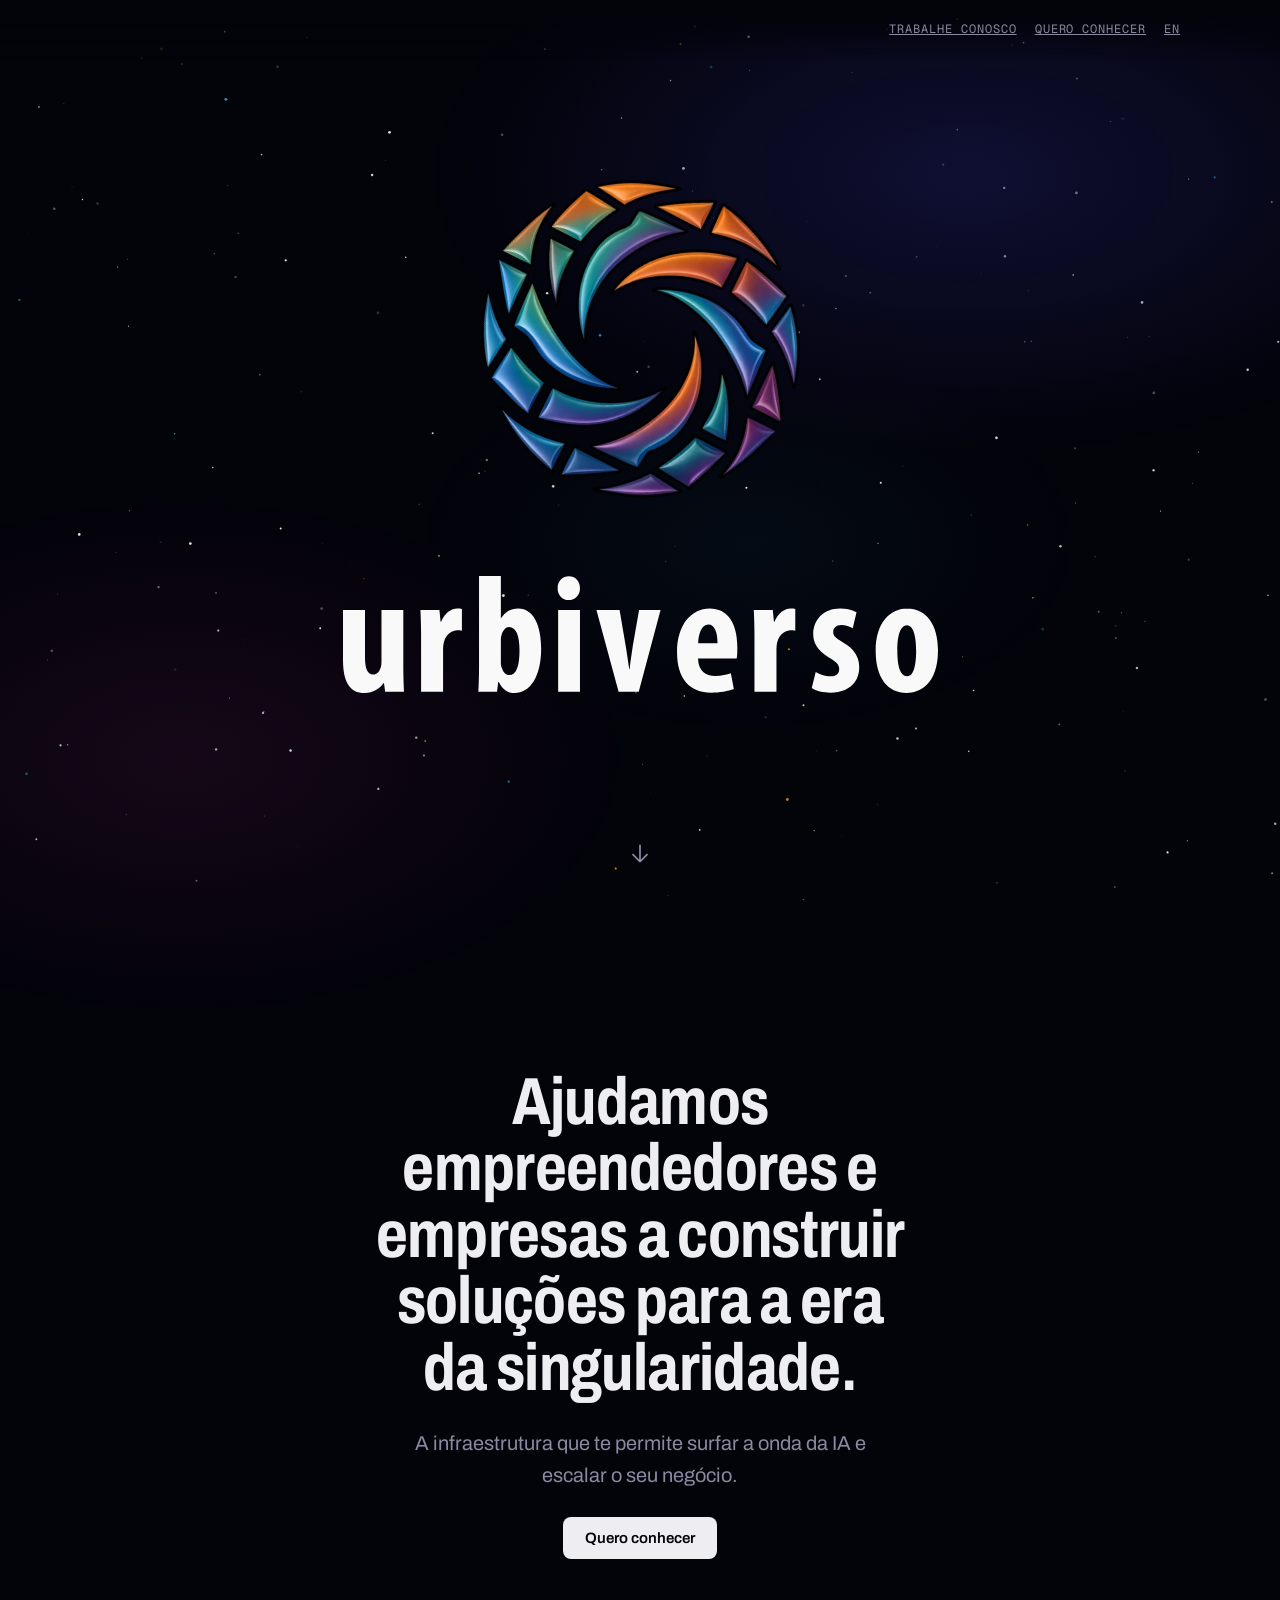
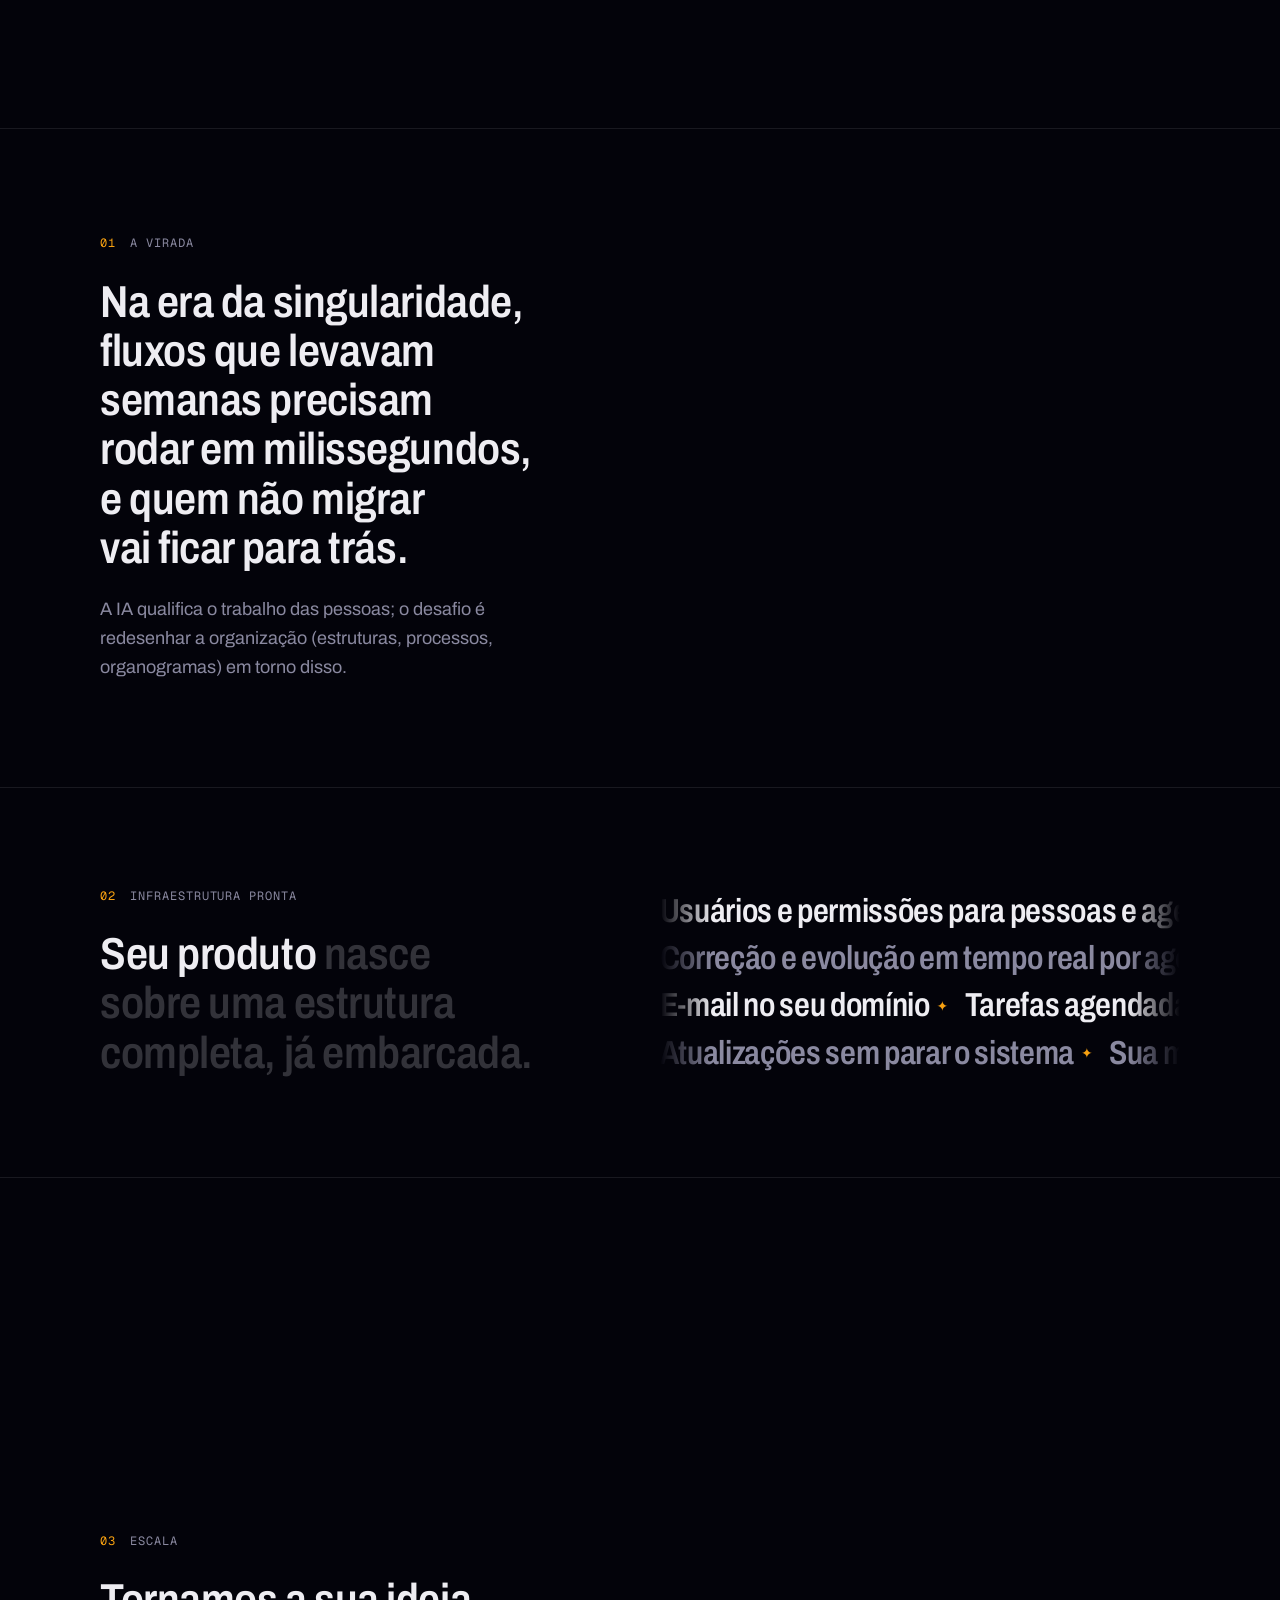
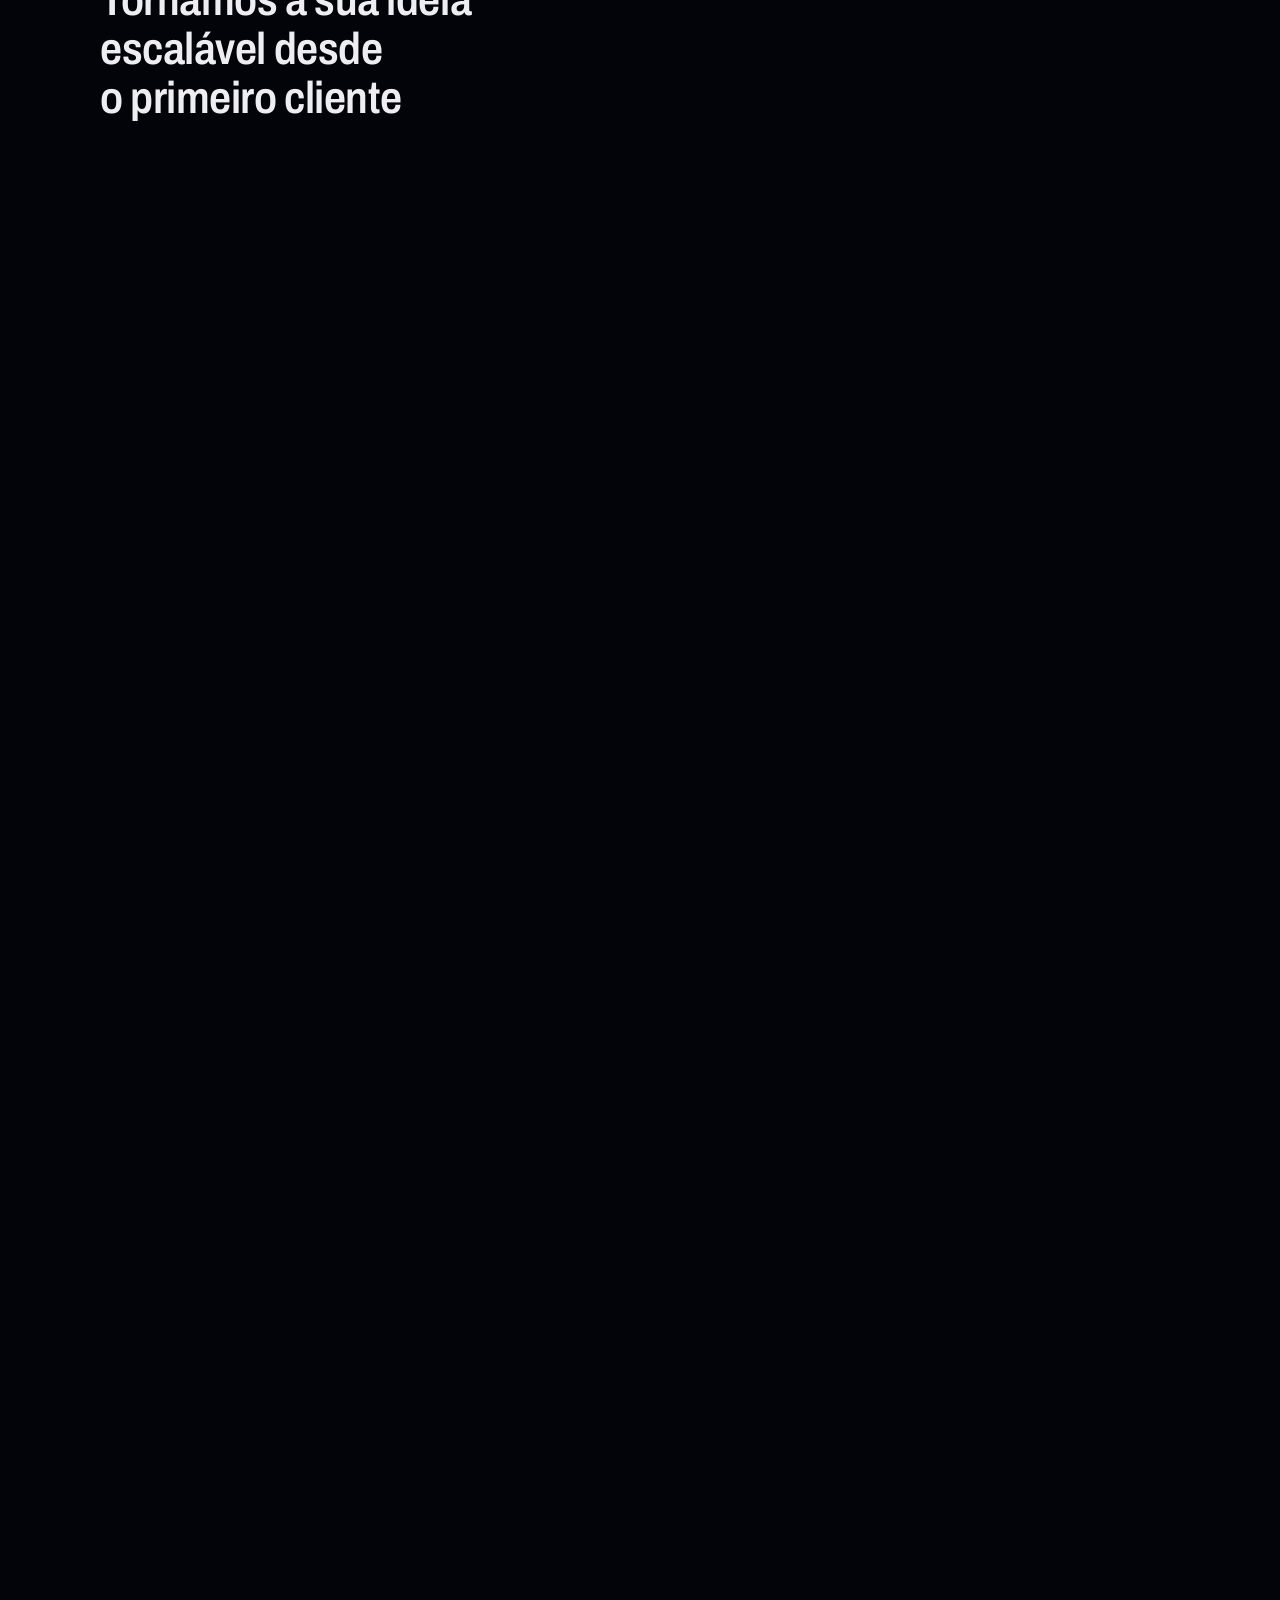
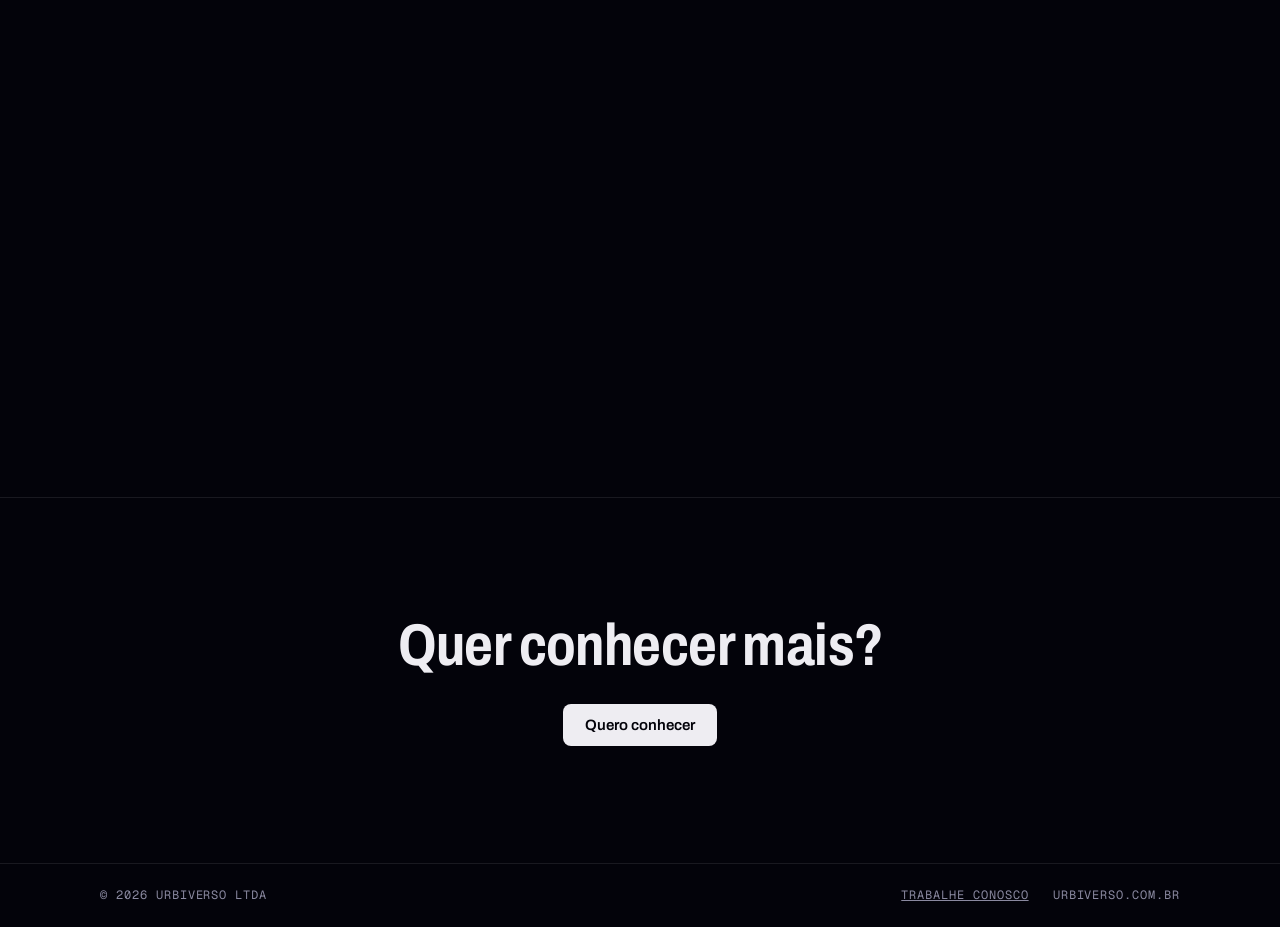
<file: index.html>
<!doctype html>
<html lang="pt-BR">
<head>
<meta charset="utf-8">
<meta name="viewport" content="width=device-width, initial-scale=1, viewport-fit=cover">
<title>Urbiverso</title>
<meta name="description" content="Ajudamos empreendedores e empresas a construir soluções para a era da singularidade.">
<link rel="alternate" hreflang="pt-BR" href="https://urbiverso.com.br/">
<link rel="alternate" hreflang="en" href="https://urbiverso.com.br/en/">
<link rel="alternate" hreflang="x-default" href="https://urbiverso.com.br/">
<link rel="icon" href="assets/favicon.png" type="image/png">
<link rel="apple-touch-icon" href="assets/apple-touch-icon.png">
<link rel="preconnect" href="https://fonts.googleapis.com">
<link rel="preconnect" href="https://fonts.gstatic.com" crossorigin>
<link rel="stylesheet" href="https://fonts.googleapis.com/css2?family=Archivo:wdth,wght@62..125,300..800&family=Geist+Mono:wght@400;500&display=swap">
<link rel="stylesheet" href="assets/home.css">
</head>
<body>
<canvas id="ceu" aria-hidden="true"></canvas>
<div class="nebulosa" aria-hidden="true"></div>

<header class="topo" id="topo"><div class="env">
  <a class="marca" href="#" aria-label="Urbiverso, voltar ao início"><img class="simbolo" src="assets/simbolo.webp" alt=""><img class="palavra" src="assets/palavra.svg" alt=""></a>
  <nav class="mono"><a href="trabalhe-conosco/">Trabalhe conosco</a><a href="conhecer/">Quero conhecer</a><a href="en/" lang="en" hreflang="en" aria-label="English version">EN</a></nav>
</div></header>

<main>
<section class="intro">
  <div class="simbolo-grande"><div class="vortice" id="vortice"><img src="assets/simbolo.webp" alt="Símbolo da Urbiverso" fetchpriority="high"></div></div>
  <img class="palavra" src="assets/palavra.svg" alt="urbiverso">
  <a class="role" href="#frase" aria-label="Descer para o texto"><svg viewBox="0 0 24 24" fill="none" stroke="currentColor" stroke-width="1.6" stroke-linecap="round" stroke-linejoin="round" aria-hidden="true"><path d="M12 4v15M5.5 12.5 12 19l6.5-6.5"/></svg></a>
</section>

<section class="abertura" id="frase">
  <h1 class="revela">Ajudamos empreendedores e empresas a construir soluções para a era da singularidade.</h1>
  <p class="revela" style="transition-delay:.12s">A infraestrutura que te permite surfar a onda da IA e escalar o seu negócio.</p>
  <a class="cta revela" style="transition-delay:.24s" href="conhecer/">Quero conhecer</a>
</section>

<section class="capitulo" id="c1"><div class="env bloco">
  <div>
    <div class="rotulo mono"><span class="n">01</span><span>A virada</span></div>
    <h2 class="titulo acende">Na era da singularidade, fluxos que levavam semanas precisam rodar em milissegundos, e quem não migrar vai ficar para trás.</h2>
    <p class="apoio">A IA qualifica o trabalho das pessoas; o desafio é redesenhar a organização (estruturas, processos, organogramas) em torno disso.</p>
  </div>
  <canvas class="fluxo" id="fluxo" role="img" aria-label="Animação: um fluxograma de processo de empresa; o brilho que percorre o processo passa de semanas a milissegundos"></canvas>
</div></section>

<section class="capitulo" id="c2"><div class="env bloco">
  <div>
    <div class="rotulo mono"><span class="n">02</span><span>Infraestrutura pronta</span></div>
    <h2 class="titulo acende">Seu produto nasce sobre uma estrutura completa, já embarcada.</h2>
    <ul class="so-leitor" id="itens-infra">
      <li>Usuários e permissões para pessoas e agentes</li>
      <li>Banco com dados separados por cliente</li>
      <li>Trilha de auditoria imutável</li>
      <li>Correção e evolução em tempo real por agentes</li>
      <li>IA embutida: documentos, classificação, áudio</li>
      <li>Integrações e Slack</li>
      <li>E-mail no seu domínio</li>
      <li>Tarefas agendadas</li>
      <li>Páginas e formulários públicos</li>
      <li>Atualizações sem parar o sistema</li>
      <li>Sua marca em tudo</li>
    </ul>
  </div>
  <div class="letreiro" id="letreiro" aria-hidden="true"></div>
</div></section>

<section class="escala" id="c3">
  <div class="palco">
    <canvas id="galaxia" aria-hidden="true"></canvas>
    <canvas id="rede" aria-hidden="true"></canvas>
    <div class="env"><div class="texto">
      <div class="rotulo mono"><span class="n">03</span><span>Escala</span></div>
      <h2 class="titulo acende">Tornamos a sua ideia escalável desde o primeiro cliente</h2>
    </div></div>
  </div>
</section>

<section class="final"><div class="env">
  <h2>Quer conhecer mais?</h2>
  <a class="cta" href="conhecer/">Quero conhecer</a>
</div></section>
</main>

<footer><div class="env mono"><span>© 2026 Urbiverso Ltda</span><span class="links"><a href="trabalhe-conosco/">Trabalhe conosco</a><span>urbiverso.com.br</span></span></div></footer>

<script src="assets/home.js"></script>
</body>
</html>
</file>
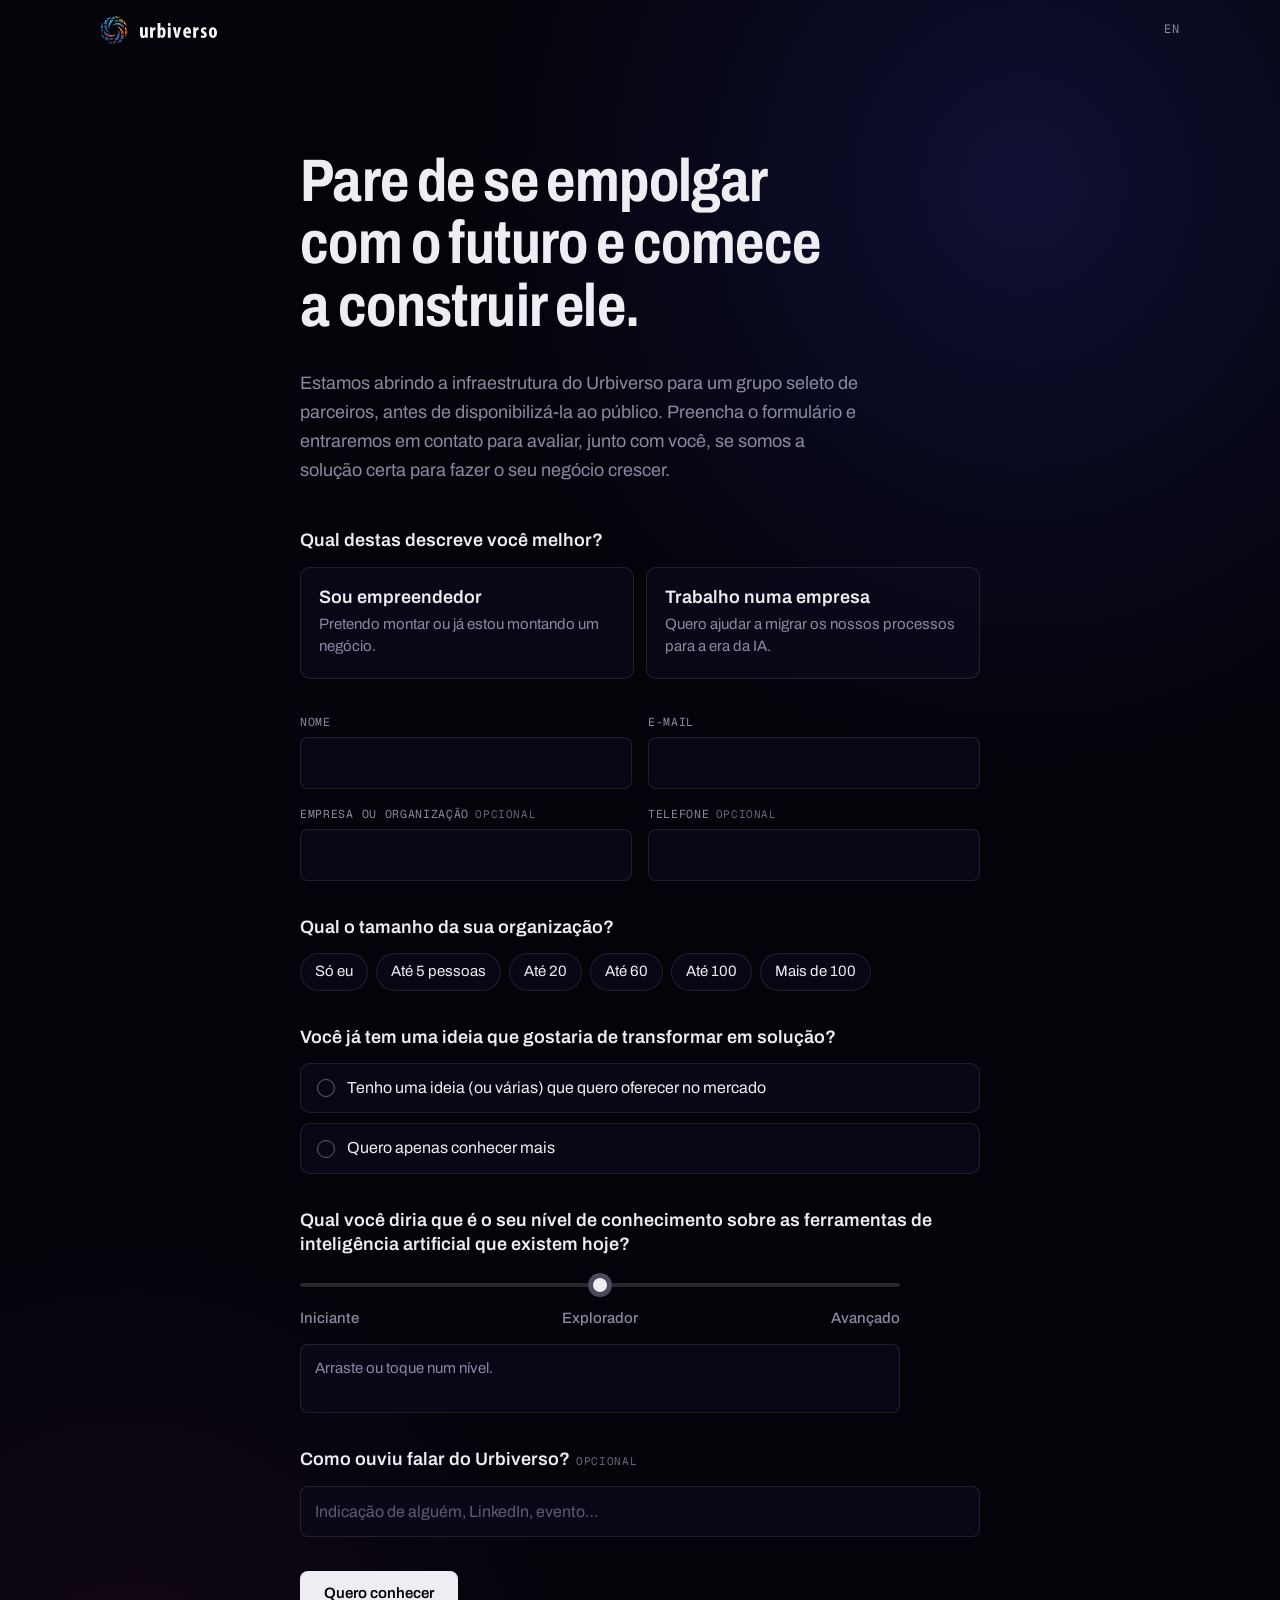
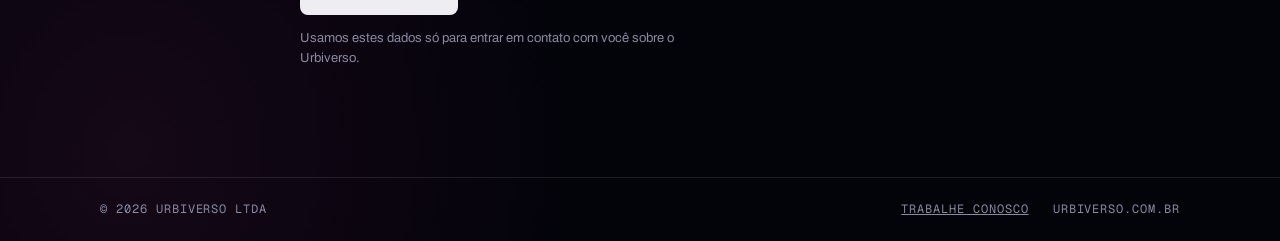
<file: conhecer/index.html>
<!doctype html>
<html lang="pt-BR">
<!-- O formulário envia para a URL de entrada de uma campanha do app de leads no hub. -->
<head>
<meta charset="utf-8">
<meta name="viewport" content="width=device-width, initial-scale=1, viewport-fit=cover">
<title>Quero conhecer · Urbiverso</title>
<meta name="description" content="Ajudamos empreendedores e empresas a construir soluções para a era da singularidade.">
<link rel="alternate" hreflang="pt-BR" href="https://urbiverso.com.br/conhecer/">
<link rel="alternate" hreflang="en" href="https://urbiverso.com.br/en/get-in-touch/">
<link rel="alternate" hreflang="x-default" href="https://urbiverso.com.br/conhecer/">
<link rel="icon" href="../assets/favicon.png" type="image/png">
<link rel="apple-touch-icon" href="../assets/apple-touch-icon.png">
<link rel="preconnect" href="https://fonts.googleapis.com">
<link rel="preconnect" href="https://fonts.gstatic.com" crossorigin>
<link rel="stylesheet" href="https://fonts.googleapis.com/css2?family=Archivo:wdth,wght@62..125,300..800&family=Geist+Mono:wght@400;500&display=swap">
<link rel="stylesheet" href="../assets/conhecer.css">
</head>
<body>
<header class="topo"><div class="env">
  <a class="marca" href="../" aria-label="Urbiverso, página inicial"><img class="simbolo" src="../assets/simbolo.webp" alt=""><img class="palavra" src="../assets/palavra.svg" alt=""></a>
  <a class="idioma mono" href="../en/get-in-touch/" lang="en" hreflang="en" aria-label="English version">EN</a>
</div></header>

<main><div class="env">
  <header class="manchete">
    <h1>Pare de se empolgar com o futuro e comece a construir ele.</h1>
  </header>
  <p class="chamada" id="chamada">Estamos abrindo a infraestrutura do Urbiverso para um grupo seleto de parceiros, antes de disponibilizá-la ao público. Preencha o formulário e entraremos em contato para avaliar, junto com você, se somos a solução certa para fazer o seu negócio crescer.</p>

  <form id="form" novalidate>
    <fieldset>
      <legend>Qual destas descreve você melhor?</legend>
      <div class="perfis">
        <label class="escolha"><input type="radio" name="perfil" value="empreendedor" required>
          <span class="cartao"><b>Sou empreendedor</b><small>Pretendo montar ou já estou montando um negócio.</small></span></label>
        <label class="escolha"><input type="radio" name="perfil" value="empresa">
          <span class="cartao"><b>Trabalho numa empresa</b><small>Quero ajudar a migrar os nossos processos para a era da IA.</small></span></label>
      </div>
    </fieldset>

    <div class="campos">
      <label class="campo" for="f-nome"><span>Nome</span><input type="text" id="f-nome" name="nome" autocomplete="name" maxlength="200" required></label>
      <label class="campo" for="f-email"><span>E-mail</span><input type="email" id="f-email" name="email" autocomplete="email" maxlength="254" required></label>
      <label class="campo" for="f-empresa"><span>Empresa ou organização<span class="opcional">Opcional</span></span><input type="text" id="f-empresa" name="empresa" autocomplete="organization" maxlength="200"></label>
      <label class="campo" for="f-telefone"><span>Telefone<span class="opcional">Opcional</span></span><input type="tel" id="f-telefone" name="telefone" autocomplete="tel" inputmode="tel" maxlength="40"></label>
    </div>

    <fieldset>
      <legend>Qual o tamanho da sua organização?</legend>
      <div class="fichas">
        <label class="escolha"><input type="radio" name="tamanho" value="1"><span class="ficha">Só eu</span></label>
        <label class="escolha"><input type="radio" name="tamanho" value="ate-5"><span class="ficha">Até 5 pessoas</span></label>
        <label class="escolha"><input type="radio" name="tamanho" value="ate-20"><span class="ficha">Até 20</span></label>
        <label class="escolha"><input type="radio" name="tamanho" value="ate-60"><span class="ficha">Até 60</span></label>
        <label class="escolha"><input type="radio" name="tamanho" value="ate-100"><span class="ficha">Até 100</span></label>
        <label class="escolha"><input type="radio" name="tamanho" value="mais-100"><span class="ficha">Mais de 100</span></label>
      </div>
    </fieldset>

    <fieldset>
      <legend>Você já tem uma ideia que gostaria de transformar em solução?</legend>
      <div class="lista">
        <label class="escolha"><input type="radio" name="ideia" value="tem-ideia"><span class="cartao"><span>Tenho uma ideia (ou várias) que quero oferecer no mercado</span></span></label>
        <label class="escolha"><input type="radio" name="ideia" value="conhecer"><span class="cartao"><span>Quero apenas conhecer mais</span></span></label>
      </div>
      <div class="detalhe" id="so-com-ideia" hidden>
        <p class="preambulo">Se você nos explicar, mais ou menos, o que está imaginando, isso pode nos ajudar a saber se o Urbiverso é a solução ideal para você. Mas fique à vontade para não adiantar nada, se não quiser.</p>
        <label class="campo" for="f-construir"><span class="pergunta">O que você quer construir?</span><textarea id="f-construir" name="construir" maxlength="5000"></textarea></label>
      </div>
    </fieldset>

    <fieldset>
      <legend>Qual você diria que é o seu nível de conhecimento sobre as ferramentas de inteligência artificial que existem hoje?</legend>
      <div class="nivel" id="nivel">
        <input type="range" id="f-nivel" name="nivel" min="1" max="3" step="1" value="2" aria-describedby="descricao-nivel">
        <div class="marcas"><button type="button" tabindex="-1" data-v="1">Iniciante</button><button type="button" tabindex="-1" data-v="2">Explorador</button><button type="button" tabindex="-1" data-v="3">Avançado</button></div>
        <p class="descricao" id="descricao-nivel" aria-live="polite">Arraste ou toque num nível.</p>
      </div>
    </fieldset>

    <label class="campo" for="f-uso-ia" id="so-empresa" hidden><span class="pergunta">Descreva como as pessoas utilizam inteligência artificial no seu ambiente de trabalho.<span class="opcional">Opcional</span></span>
      <textarea id="f-uso-ia" name="uso_ia" maxlength="5000"></textarea></label>

    <label class="campo" for="f-origem"><span class="pergunta">Como ouviu falar do Urbiverso?<span class="opcional">Opcional</span></span>
      <input type="text" id="f-origem" name="origem" maxlength="500" placeholder="Indicação de alguém, LinkedIn, evento…"></label>

    <div class="envio">
      <button type="submit">Quero conhecer</button>
      <p class="nota">Usamos estes dados só para entrar em contato com você sobre o Urbiverso.</p>
      <div class="aviso" id="aviso" role="status"></div>
    </div>
  </form>

  <div class="sucesso" id="sucesso" hidden>
    <h2 tabindex="-1">Recebemos o seu cadastro.</h2>
    <p>Enviamos um e-mail para <b id="sucesso-email"></b> com um link para confirmar o endereço. Se não chegar em alguns minutos, confira a caixa de spam.</p>
  </div>
</div></main>

<footer><div class="env mono"><span>© 2026 Urbiverso Ltda</span><span class="links"><a href="../trabalhe-conosco/">Trabalhe conosco</a><span>urbiverso.com.br</span></span></div></footer>

<script src="../assets/conhecer.js"></script>
</body>
</html>
</file>
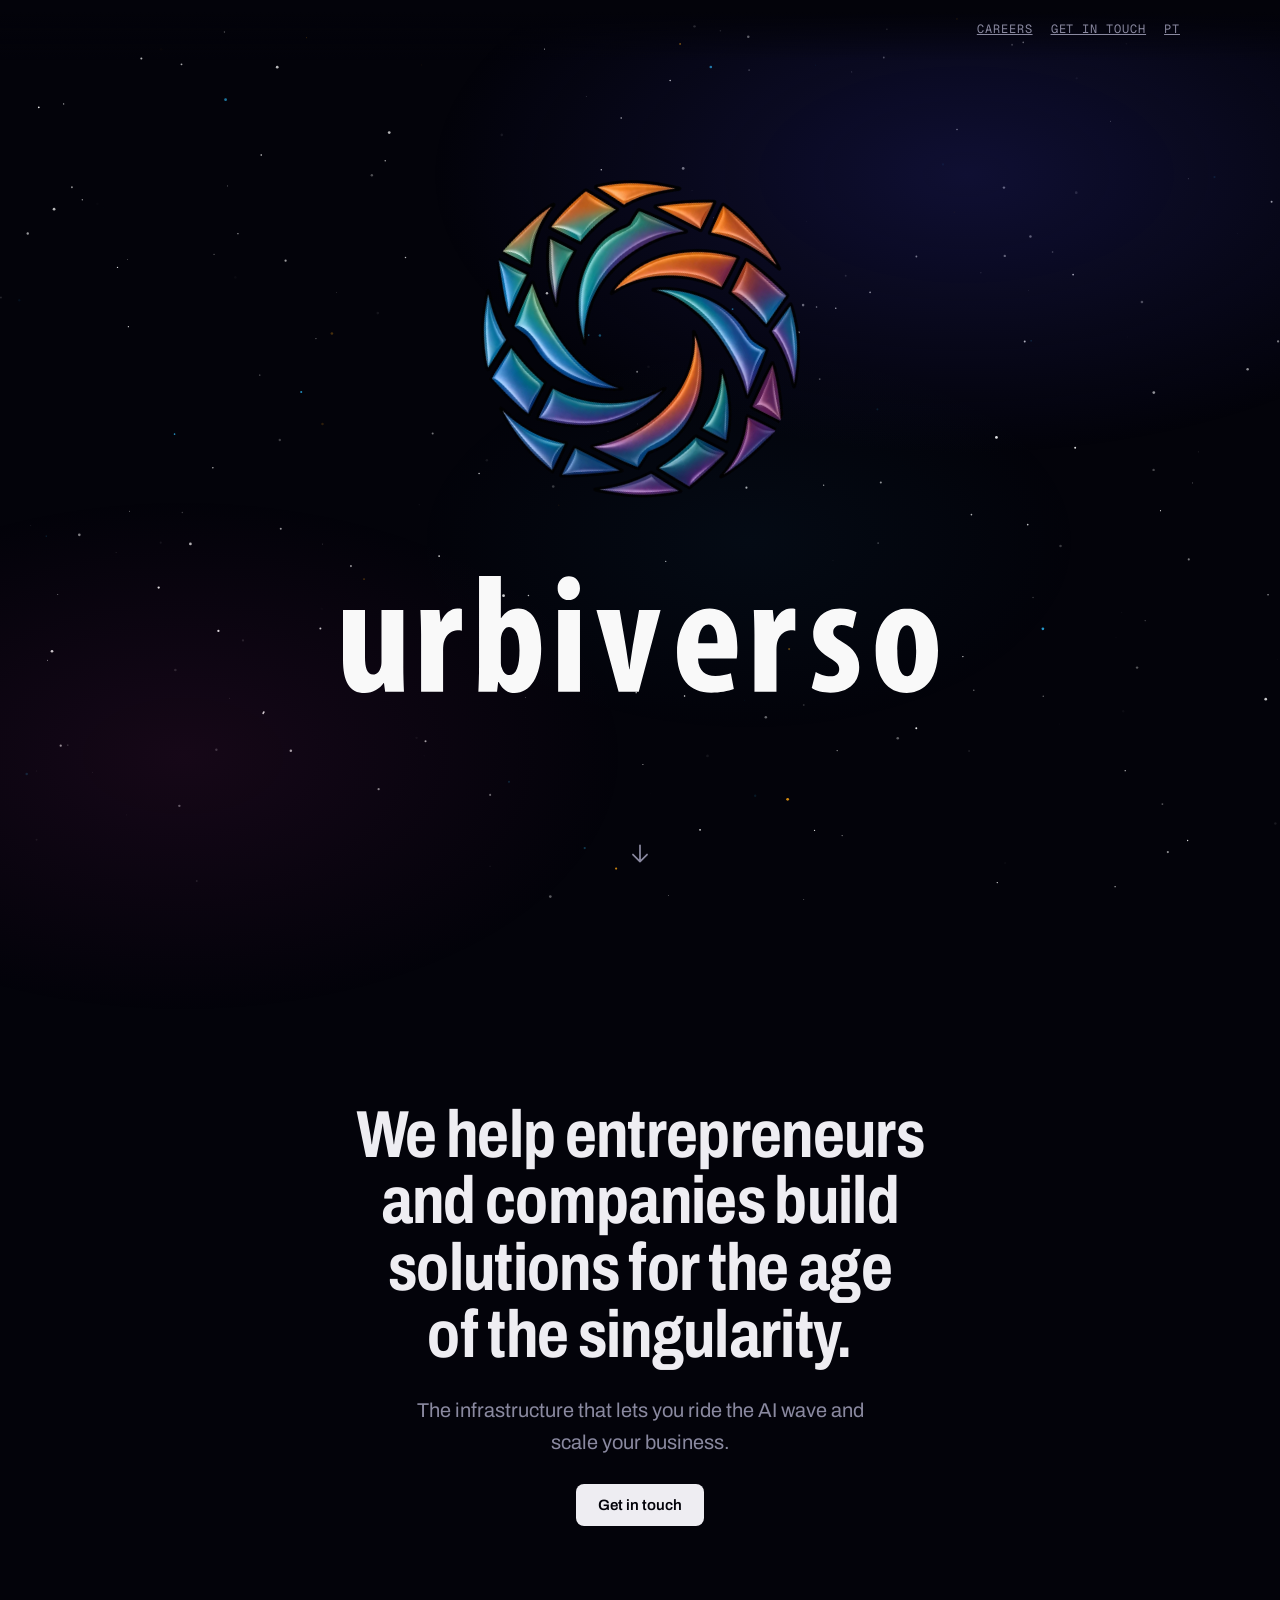
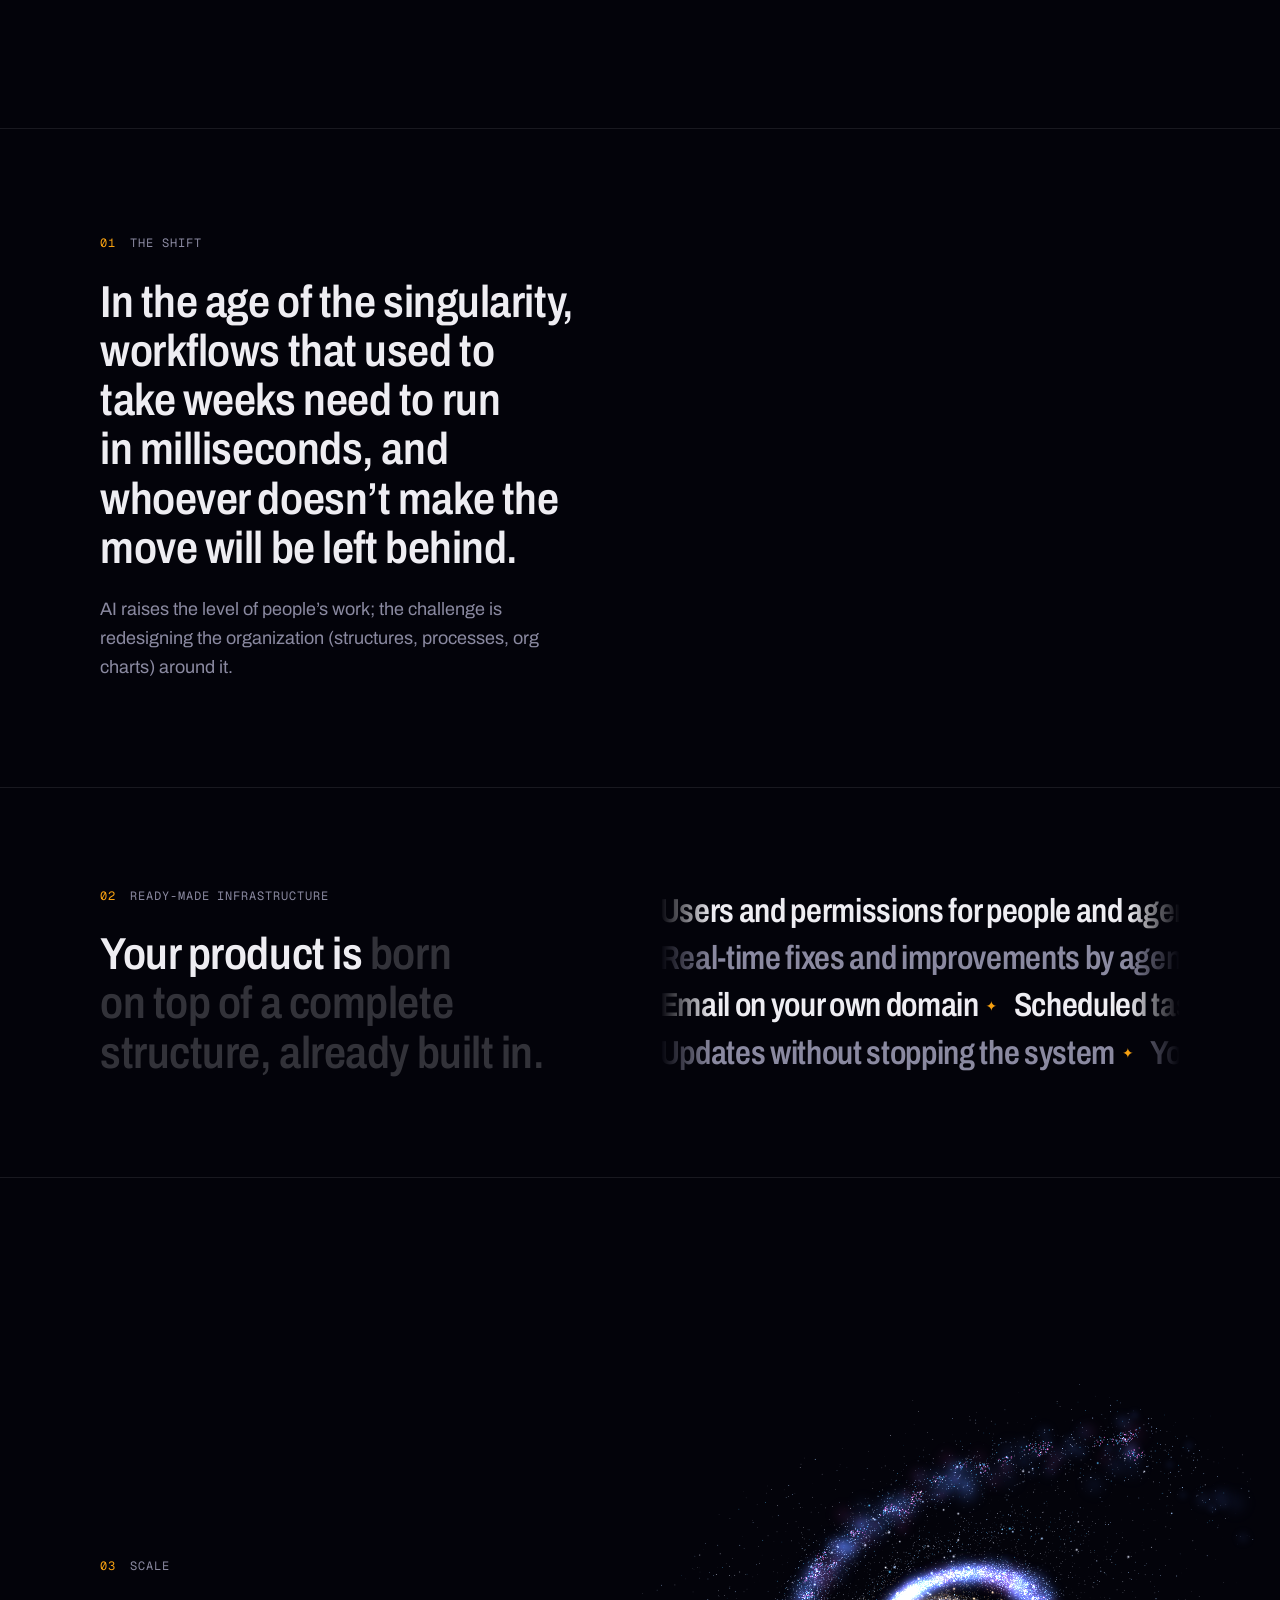
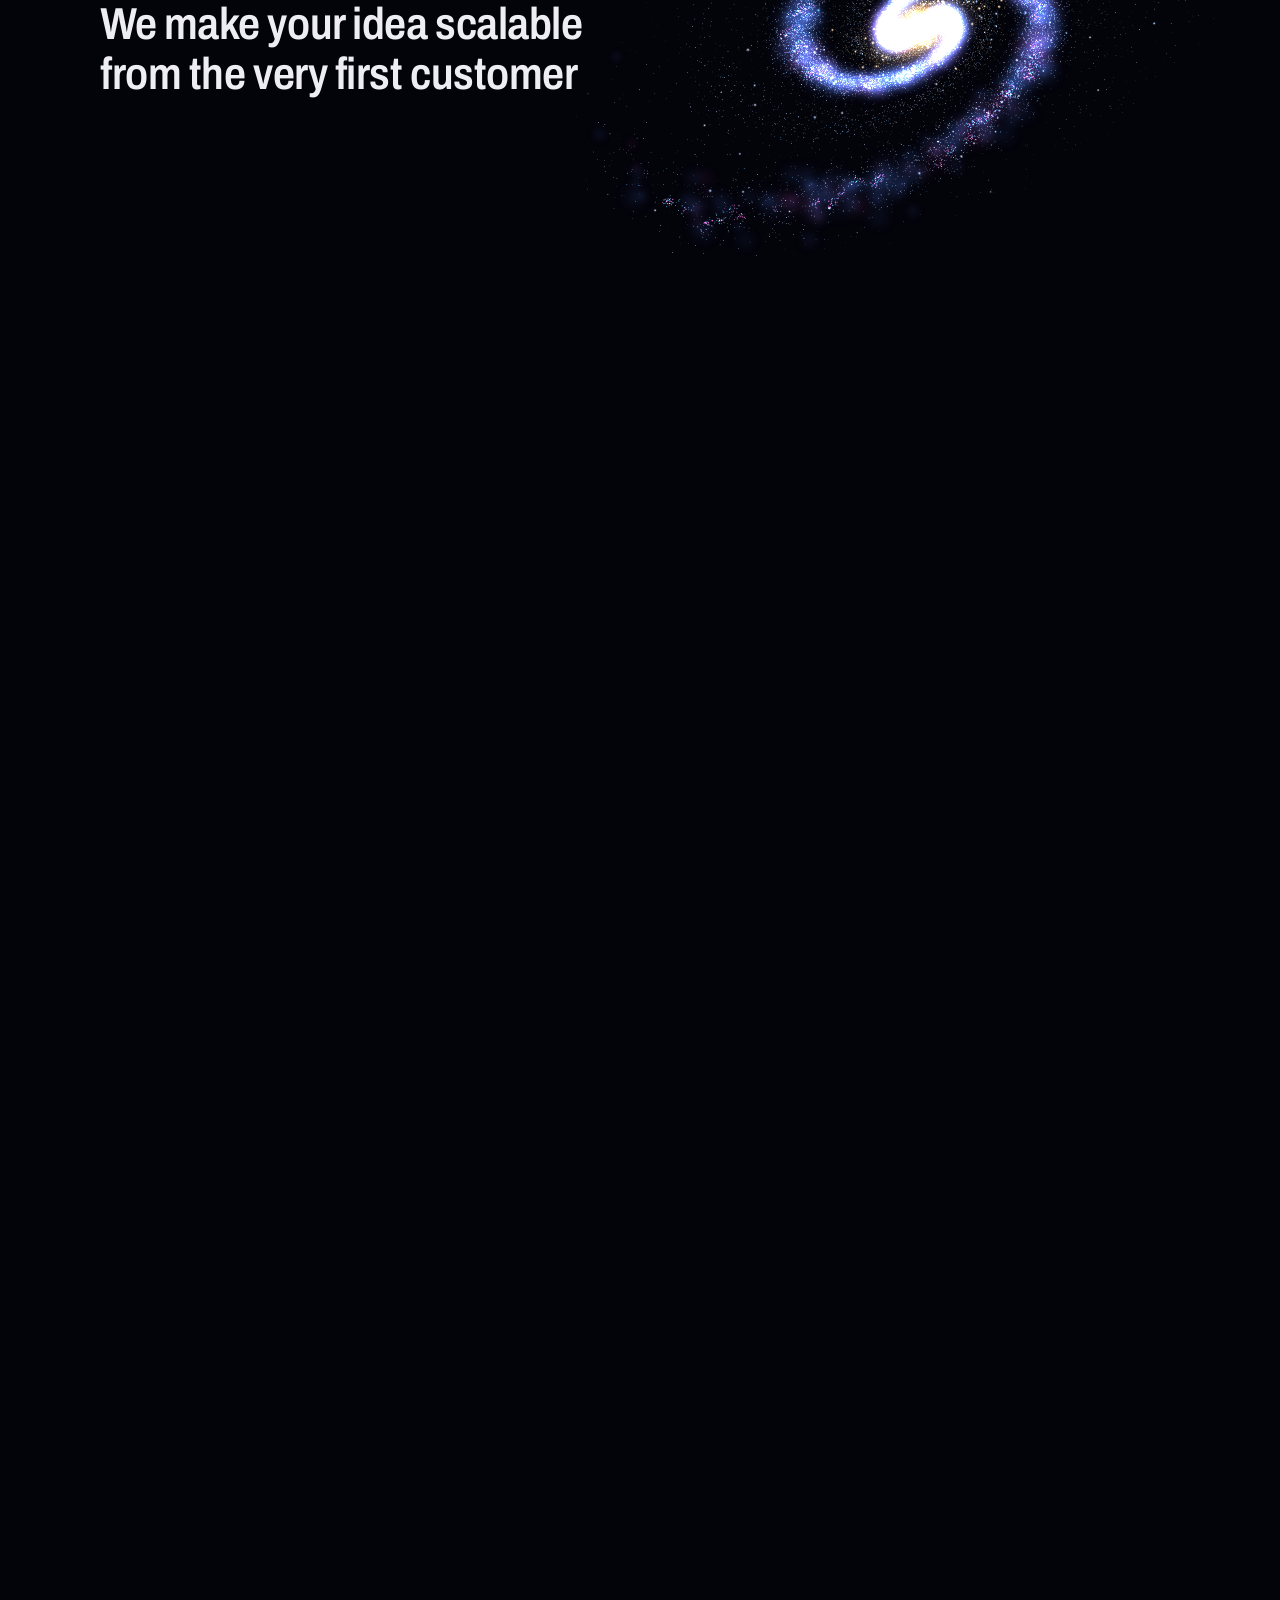
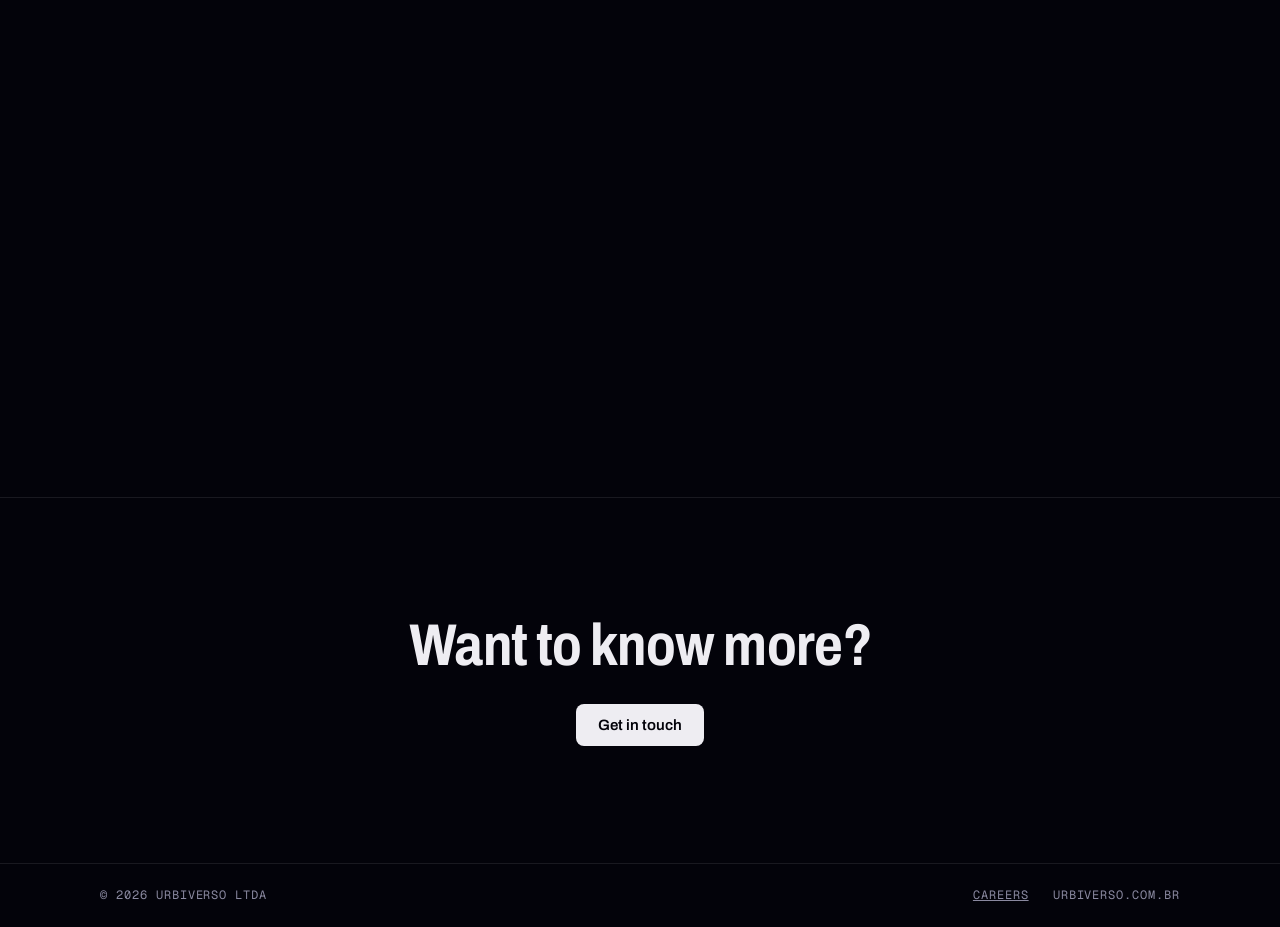
<file: en/index.html>
<!doctype html>
<html lang="en">
<head>
<meta charset="utf-8">
<meta name="viewport" content="width=device-width, initial-scale=1, viewport-fit=cover">
<title>Urbiverso</title>
<meta name="description" content="We help entrepreneurs and companies build solutions for the age of the singularity.">
<link rel="alternate" hreflang="pt-BR" href="https://urbiverso.com.br/">
<link rel="alternate" hreflang="en" href="https://urbiverso.com.br/en/">
<link rel="alternate" hreflang="x-default" href="https://urbiverso.com.br/">
<link rel="icon" href="../assets/favicon.png" type="image/png">
<link rel="apple-touch-icon" href="../assets/apple-touch-icon.png">
<link rel="preconnect" href="https://fonts.googleapis.com">
<link rel="preconnect" href="https://fonts.gstatic.com" crossorigin>
<link rel="stylesheet" href="https://fonts.googleapis.com/css2?family=Archivo:wdth,wght@62..125,300..800&family=Geist+Mono:wght@400;500&display=swap">
<link rel="stylesheet" href="../assets/home.css">
</head>
<body>
<canvas id="ceu" aria-hidden="true"></canvas>
<div class="nebulosa" aria-hidden="true"></div>

<header class="topo" id="topo"><div class="env">
  <a class="marca" href="#" aria-label="Urbiverso, back to top"><img class="simbolo" src="../assets/simbolo.webp" alt=""><img class="palavra" src="../assets/palavra.svg" alt=""></a>
  <nav class="mono"><a href="careers/">Careers</a><a href="get-in-touch/">Get in touch</a><a href="../" lang="pt-BR" hreflang="pt-BR" aria-label="Versão em português">PT</a></nav>
</div></header>

<main>
<section class="intro">
  <div class="simbolo-grande"><div class="vortice" id="vortice"><img src="../assets/simbolo.webp" alt="Urbiverso symbol" fetchpriority="high"></div></div>
  <img class="palavra" src="../assets/palavra.svg" alt="urbiverso">
  <a class="role" href="#frase" aria-label="Scroll down to the text"><svg viewBox="0 0 24 24" fill="none" stroke="currentColor" stroke-width="1.6" stroke-linecap="round" stroke-linejoin="round" aria-hidden="true"><path d="M12 4v15M5.5 12.5 12 19l6.5-6.5"/></svg></a>
</section>

<section class="abertura" id="frase">
  <h1 class="revela">We help entrepreneurs and companies build solutions for the age of the singularity.</h1>
  <p class="revela" style="transition-delay:.12s">The infrastructure that lets you ride the AI wave and scale your business.</p>
  <a class="cta revela" style="transition-delay:.24s" href="get-in-touch/">Get in touch</a>
</section>

<section class="capitulo" id="c1"><div class="env bloco">
  <div>
    <div class="rotulo mono"><span class="n">01</span><span>The shift</span></div>
    <h2 class="titulo acende">In the age of the singularity, workflows that used to take weeks need to run in milliseconds, and whoever doesn’t make the move will be left behind.</h2>
    <p class="apoio">AI raises the level of people’s work; the challenge is redesigning the organization (structures, processes, org charts) around it.</p>
  </div>
  <canvas class="fluxo" id="fluxo" role="img" aria-label="Animation: a company process flowchart; the glow running through the process goes from weeks to milliseconds"></canvas>
</div></section>

<section class="capitulo" id="c2"><div class="env bloco">
  <div>
    <div class="rotulo mono"><span class="n">02</span><span>Ready-made infrastructure</span></div>
    <h2 class="titulo acende">Your product is born on top of a complete structure, already built in.</h2>
    <ul class="so-leitor" id="itens-infra">
      <li>Users and permissions for people and agents</li>
      <li>Database with data kept separate per customer</li>
      <li>Immutable audit trail</li>
      <li>Real-time fixes and improvements by agents</li>
      <li>Built-in AI: documents, classification, audio</li>
      <li>Integrations and Slack</li>
      <li>Email on your own domain</li>
      <li>Scheduled tasks</li>
      <li>Public pages and forms</li>
      <li>Updates without stopping the system</li>
      <li>Your brand on everything</li>
    </ul>
  </div>
  <div class="letreiro" id="letreiro" aria-hidden="true"></div>
</div></section>

<section class="escala" id="c3">
  <div class="palco">
    <canvas id="galaxia" aria-hidden="true"></canvas>
    <canvas id="rede" aria-hidden="true"></canvas>
    <div class="env"><div class="texto">
      <div class="rotulo mono"><span class="n">03</span><span>Scale</span></div>
      <h2 class="titulo acende">We make your idea scalable from the very first customer</h2>
    </div></div>
  </div>
</section>

<section class="final"><div class="env">
  <h2>Want to know more?</h2>
  <a class="cta" href="get-in-touch/">Get in touch</a>
</div></section>
</main>

<footer><div class="env mono"><span>© 2026 Urbiverso Ltda</span><span class="links"><a href="careers/">Careers</a><span>urbiverso.com.br</span></span></div></footer>

<script src="../assets/home.js"></script>
</body>
</html>
</file>
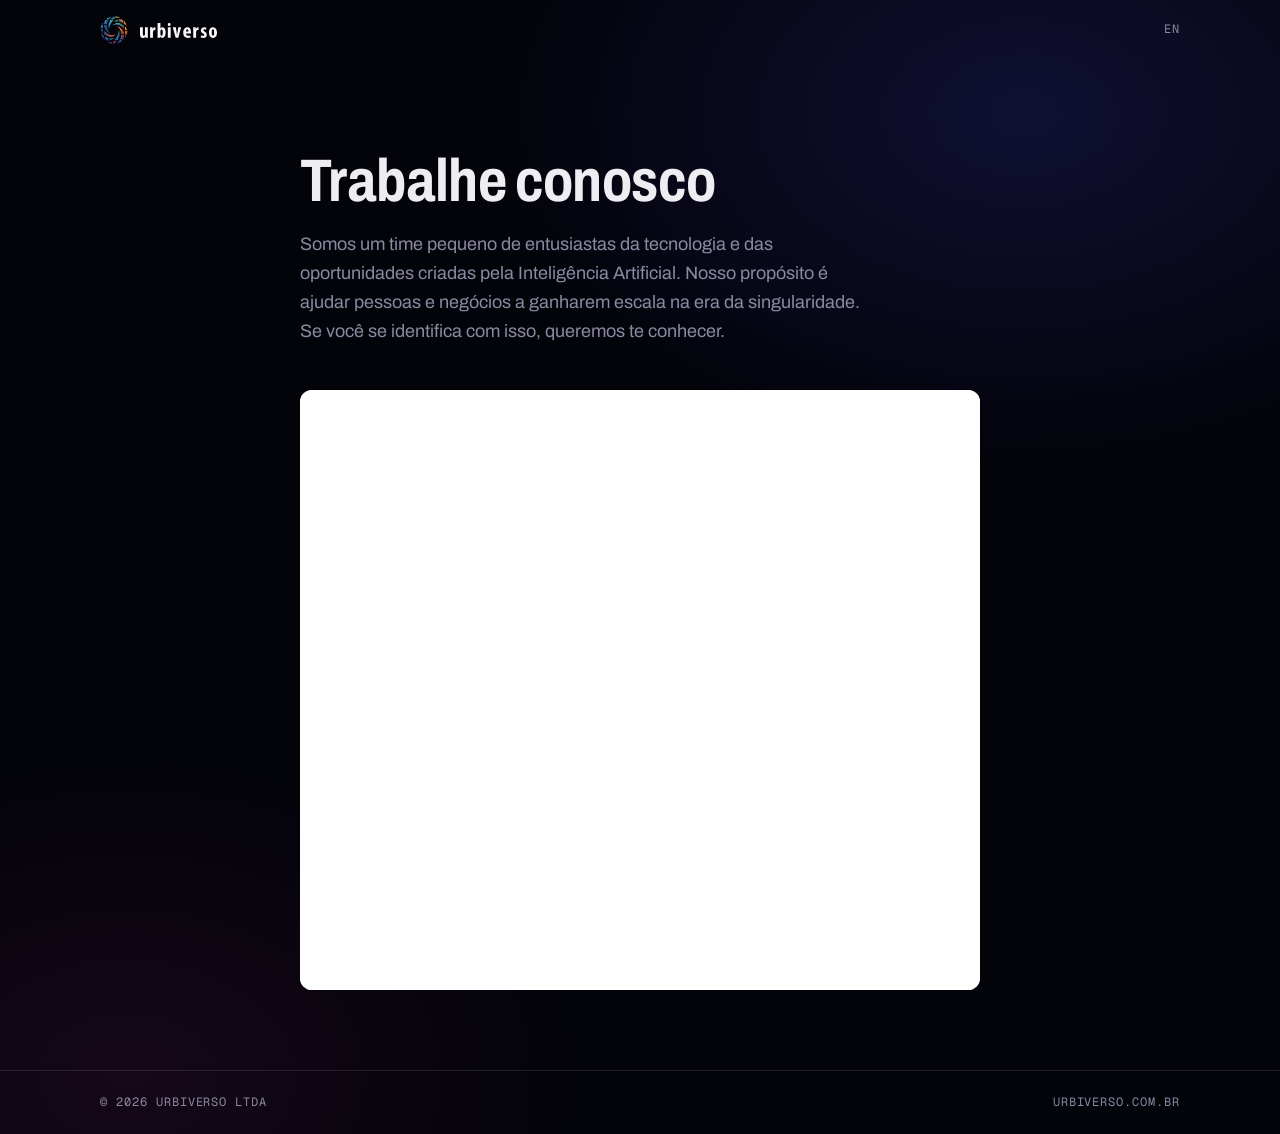
<file: trabalhe-conosco/index.html>
<!doctype html>
<html lang="pt-BR">
<!-- A lista de vagas é a página pública do app de recrutamento no hub, incorporada com o código que o próprio app gera
     (editor da página de vagas → "Copiar código para incorporar"). Gerar novo link lá derruba este: cole o código novo aqui
     e em en/careers/index.html. -->
<head>
<meta charset="utf-8">
<meta name="viewport" content="width=device-width, initial-scale=1, viewport-fit=cover">
<title>Trabalhe conosco · Urbiverso</title>
<meta name="description" content="Vagas abertas na Urbiverso.">
<link rel="alternate" hreflang="pt-BR" href="https://urbiverso.com.br/trabalhe-conosco/">
<link rel="alternate" hreflang="en" href="https://urbiverso.com.br/en/careers/">
<link rel="alternate" hreflang="x-default" href="https://urbiverso.com.br/trabalhe-conosco/">
<link rel="icon" href="../assets/favicon.png" type="image/png">
<link rel="apple-touch-icon" href="../assets/apple-touch-icon.png">
<link rel="preconnect" href="https://fonts.googleapis.com">
<link rel="preconnect" href="https://fonts.gstatic.com" crossorigin>
<link rel="stylesheet" href="https://fonts.googleapis.com/css2?family=Archivo:wdth,wght@62..125,300..800&family=Geist+Mono:wght@400;500&display=swap">
<style>
:root{
  color-scheme: dark;
  --espaco:#03030A; --texto:#EEEDF2; --apagado:#8A89A0; --linha:rgba(255,255,255,.1); --laranja:#F7A111;
  --sans:"Archivo",system-ui,sans-serif; --mono:"Geist Mono",ui-monospace,monospace;
}
*{box-sizing:border-box}
html{background:var(--espaco)}
body{margin:0;min-height:100svh;display:flex;flex-direction:column;color:var(--texto);font-family:var(--sans);font-size:17px;line-height:1.6;-webkit-font-smoothing:antialiased;
  background:radial-gradient(60% 45% at 80% 10%,rgba(26,26,85,.55),transparent 70%),radial-gradient(50% 40% at 10% 95%,rgba(154,43,121,.12),transparent 70%),var(--espaco)}
a{color:inherit}
:focus-visible{outline:2px solid var(--laranja);outline-offset:3px}
.mono{font-family:var(--mono);font-size:12px;letter-spacing:.08em;text-transform:uppercase;color:var(--apagado)}
.env{width:100%;max-width:1120px;margin:0 auto;padding-inline:20px}
.topo{padding-top:env(safe-area-inset-top,0px)}
.topo .env{display:flex;justify-content:space-between;align-items:center;height:60px}
.marca{display:flex;align-items:center;gap:12px;text-decoration:none}
.marca .simbolo{width:28px;height:28px;display:block}
.marca .palavra{height:15px;width:auto;display:block}
.idioma{text-decoration:none}
.idioma:hover{color:var(--texto)}
main{flex:1;padding-block:clamp(40px,10vh,110px) 80px}
main .env{max-width:720px}
h1{margin:0 0 18px;font-weight:700;font-stretch:80%;font-size:clamp(34px,5vw,60px);line-height:1.04;letter-spacing:-.01em}
.chamada{margin:0 0 44px;max-width:56ch;color:var(--apagado);font-size:18px}
/* A página de vagas tem fundo claro: a moldura usa a mesma cor, para não piscar enquanto ela carrega.
   O iframe começa com 600px e a página avisa a altura real; a transição suaviza esse ajuste. */
.vagas{border-radius:12px;overflow:hidden;background:#F4F4F4}
.vagas iframe{transition:height .35s ease}
footer{border-top:1px solid var(--linha);padding-block:22px calc(22px + env(safe-area-inset-bottom,0px))}
footer .env{display:flex;justify-content:space-between;gap:12px;flex-wrap:wrap}
@media (prefers-reduced-motion:reduce){.vagas iframe{transition:none}}
</style>
</head>
<body>
<header class="topo"><div class="env">
  <a class="marca" href="../" aria-label="Urbiverso, página inicial"><img class="simbolo" src="../assets/simbolo.webp" alt=""><img class="palavra" src="../assets/palavra.svg" alt=""></a>
  <a class="idioma mono" href="../en/careers/" lang="en" hreflang="en" aria-label="English version">EN</a>
</div></header>

<main><div class="env">
  <h1>Trabalhe conosco</h1>
  <p class="chamada">Somos um time pequeno de entusiastas da tecnologia e das oportunidades criadas pela Inteligência Artificial. Nosso propósito é ajudar pessoas e negócios a ganharem escala na era da singularidade. Se você se identifica com isso, queremos te conhecer.</p>
  <div class="vagas">
<iframe src="https://hub.urbiverso.com.br/recrutamento/trabalhe-conosco?p=Y5SGkWPSHfMU" title="Vagas" loading="lazy" style="width:100%;height:600px;border:0;display:block"></iframe>
<script>(function(){var o="https://hub.urbiverso.com.br",t="recrutamento:pagina-vagas:altura";window.addEventListener('message',function(e){if(e.origin!==o||!e.data||e.data.tipo!==t||typeof e.data.altura!=='number')return;var f=document.getElementsByTagName('iframe');for(var i=0;i<f.length;i++){if(f[i].contentWindow===e.source){f[i].style.height=e.data.altura+'px';}}});})();</script>
  </div>
</div></main>

<footer><div class="env mono"><span>© 2026 Urbiverso Ltda</span><span>urbiverso.com.br</span></div></footer>
</body>
</html>
</file>
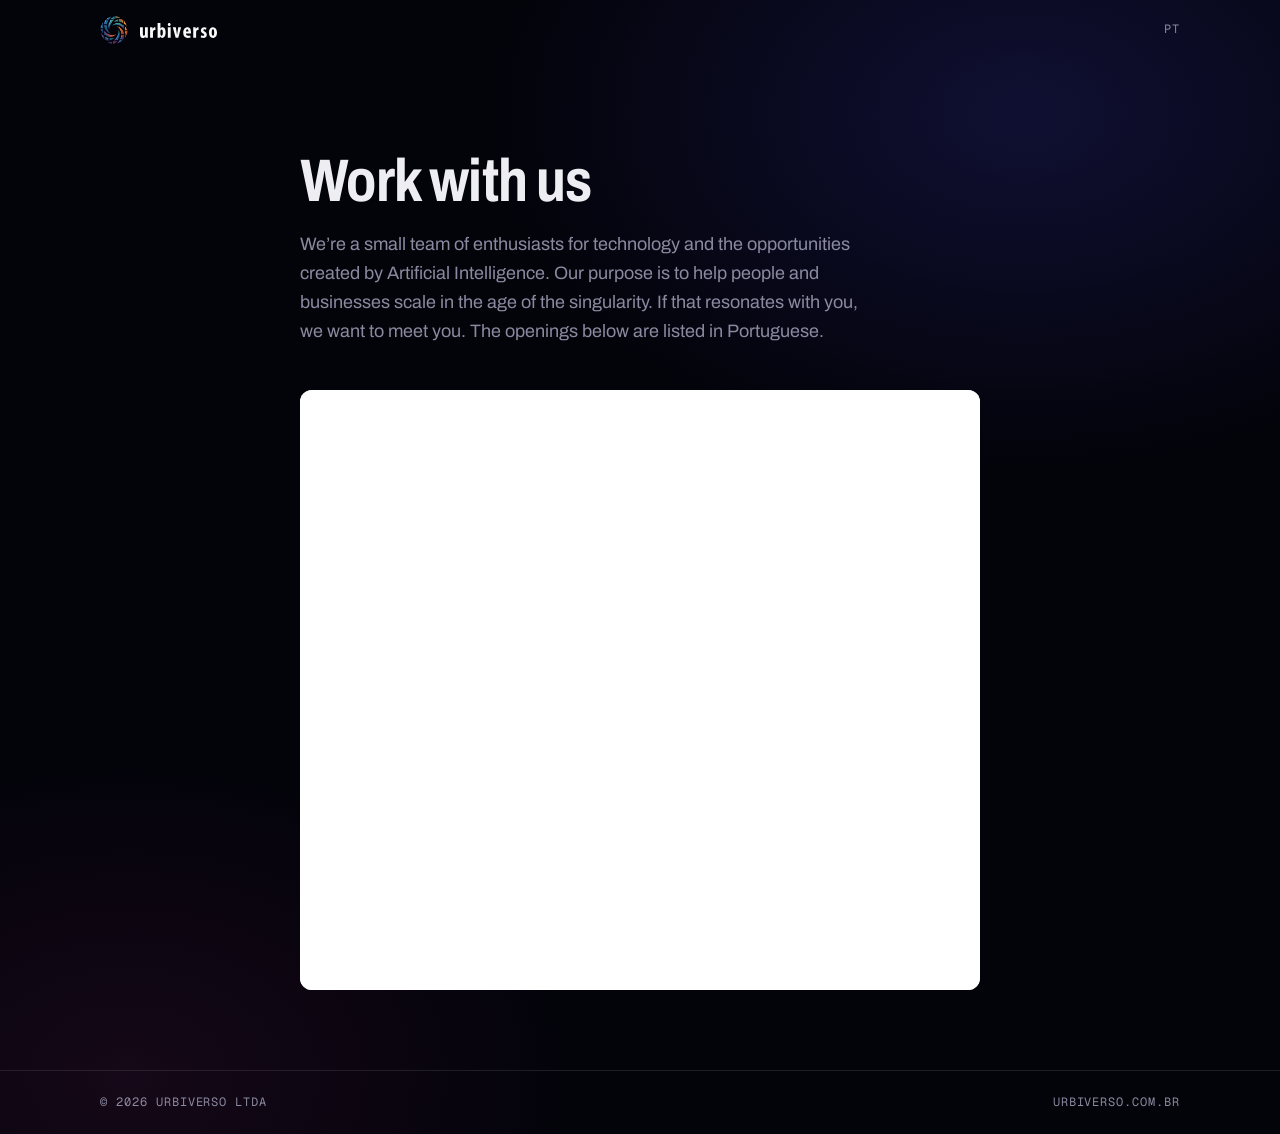
<file: en/careers/index.html>
<!doctype html>
<html lang="en">
<!-- A lista de vagas é a página pública do app de recrutamento no hub, incorporada com o código que o próprio app gera
     (editor da página de vagas → "Copiar código para incorporar"). Gerar novo link lá derruba este: cole o código novo aqui
     e em trabalhe-conosco/index.html. -->
<head>
<meta charset="utf-8">
<meta name="viewport" content="width=device-width, initial-scale=1, viewport-fit=cover">
<title>Careers · Urbiverso</title>
<meta name="description" content="Open positions at Urbiverso.">
<link rel="alternate" hreflang="pt-BR" href="https://urbiverso.com.br/trabalhe-conosco/">
<link rel="alternate" hreflang="en" href="https://urbiverso.com.br/en/careers/">
<link rel="alternate" hreflang="x-default" href="https://urbiverso.com.br/trabalhe-conosco/">
<link rel="icon" href="../../assets/favicon.png" type="image/png">
<link rel="apple-touch-icon" href="../../assets/apple-touch-icon.png">
<link rel="preconnect" href="https://fonts.googleapis.com">
<link rel="preconnect" href="https://fonts.gstatic.com" crossorigin>
<link rel="stylesheet" href="https://fonts.googleapis.com/css2?family=Archivo:wdth,wght@62..125,300..800&family=Geist+Mono:wght@400;500&display=swap">
<style>
:root{
  color-scheme: dark;
  --espaco:#03030A; --texto:#EEEDF2; --apagado:#8A89A0; --linha:rgba(255,255,255,.1); --laranja:#F7A111;
  --sans:"Archivo",system-ui,sans-serif; --mono:"Geist Mono",ui-monospace,monospace;
}
*{box-sizing:border-box}
html{background:var(--espaco)}
body{margin:0;min-height:100svh;display:flex;flex-direction:column;color:var(--texto);font-family:var(--sans);font-size:17px;line-height:1.6;-webkit-font-smoothing:antialiased;
  background:radial-gradient(60% 45% at 80% 10%,rgba(26,26,85,.55),transparent 70%),radial-gradient(50% 40% at 10% 95%,rgba(154,43,121,.12),transparent 70%),var(--espaco)}
a{color:inherit}
:focus-visible{outline:2px solid var(--laranja);outline-offset:3px}
.mono{font-family:var(--mono);font-size:12px;letter-spacing:.08em;text-transform:uppercase;color:var(--apagado)}
.env{width:100%;max-width:1120px;margin:0 auto;padding-inline:20px}
.topo{padding-top:env(safe-area-inset-top,0px)}
.topo .env{display:flex;justify-content:space-between;align-items:center;height:60px}
.marca{display:flex;align-items:center;gap:12px;text-decoration:none}
.marca .simbolo{width:28px;height:28px;display:block}
.marca .palavra{height:15px;width:auto;display:block}
.idioma{text-decoration:none}
.idioma:hover{color:var(--texto)}
main{flex:1;padding-block:clamp(40px,10vh,110px) 80px}
main .env{max-width:720px}
h1{margin:0 0 18px;font-weight:700;font-stretch:80%;font-size:clamp(34px,5vw,60px);line-height:1.04;letter-spacing:-.01em}
.chamada{margin:0 0 44px;max-width:56ch;color:var(--apagado);font-size:18px}
/* A página de vagas tem fundo claro: a moldura usa a mesma cor, para não piscar enquanto ela carrega.
   O iframe começa com 600px e a página avisa a altura real; a transição suaviza esse ajuste. */
.vagas{border-radius:12px;overflow:hidden;background:#F4F4F4}
.vagas iframe{transition:height .35s ease}
footer{border-top:1px solid var(--linha);padding-block:22px calc(22px + env(safe-area-inset-bottom,0px))}
footer .env{display:flex;justify-content:space-between;gap:12px;flex-wrap:wrap}
@media (prefers-reduced-motion:reduce){.vagas iframe{transition:none}}
</style>
</head>
<body>
<header class="topo"><div class="env">
  <a class="marca" href="../" aria-label="Urbiverso, home page"><img class="simbolo" src="../../assets/simbolo.webp" alt=""><img class="palavra" src="../../assets/palavra.svg" alt=""></a>
  <a class="idioma mono" href="../../trabalhe-conosco/" lang="pt-BR" hreflang="pt-BR" aria-label="Versão em português">PT</a>
</div></header>

<main><div class="env">
  <h1>Work with us</h1>
  <p class="chamada">We’re a small team of enthusiasts for technology and the opportunities created by Artificial Intelligence. Our purpose is to help people and businesses scale in the age of the singularity. If that resonates with you, we want to meet you. The openings below are listed in Portuguese.</p>
  <div class="vagas">
<iframe src="https://hub.urbiverso.com.br/recrutamento/trabalhe-conosco?p=Y5SGkWPSHfMU" title="Vagas" loading="lazy" style="width:100%;height:600px;border:0;display:block"></iframe>
<script>(function(){var o="https://hub.urbiverso.com.br",t="recrutamento:pagina-vagas:altura";window.addEventListener('message',function(e){if(e.origin!==o||!e.data||e.data.tipo!==t||typeof e.data.altura!=='number')return;var f=document.getElementsByTagName('iframe');for(var i=0;i<f.length;i++){if(f[i].contentWindow===e.source){f[i].style.height=e.data.altura+'px';}}});})();</script>
  </div>
</div></main>

<footer><div class="env mono"><span>© 2026 Urbiverso Ltda</span><span>urbiverso.com.br</span></div></footer>
</body>
</html>
</file>
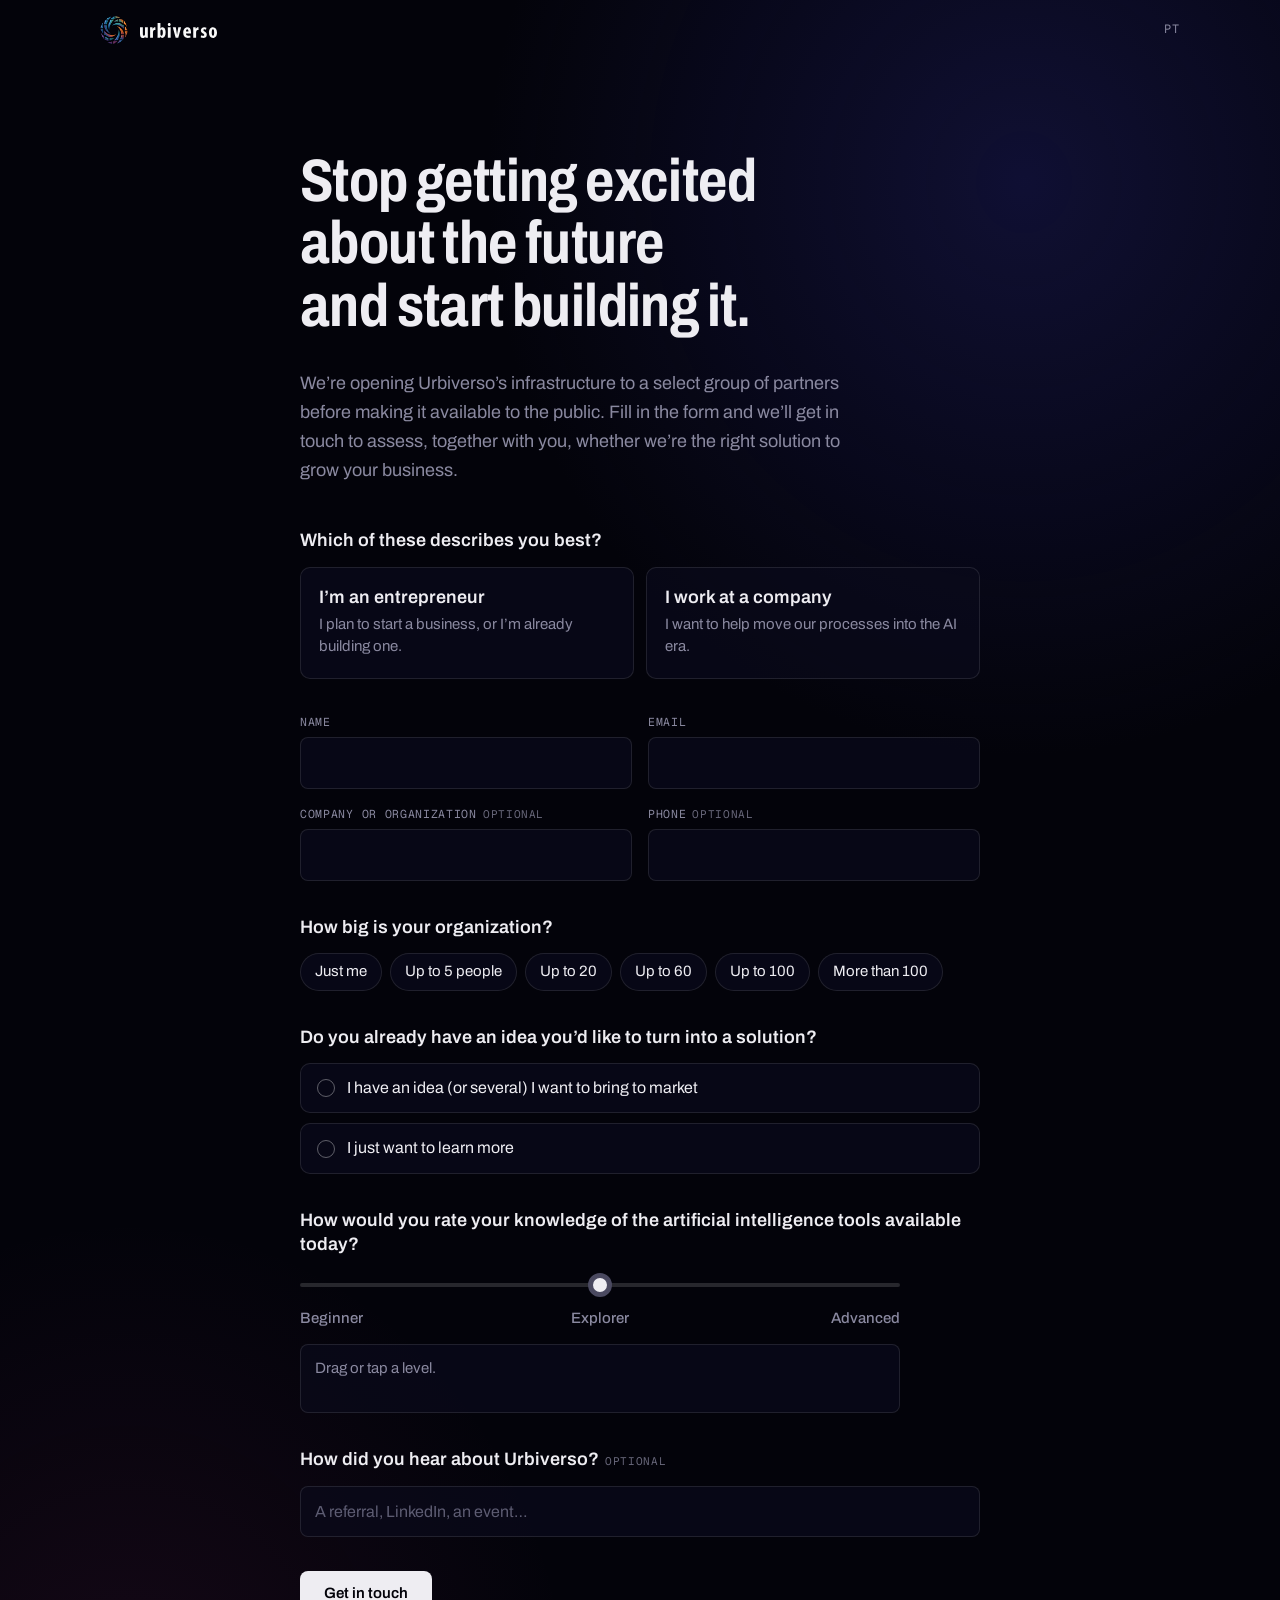
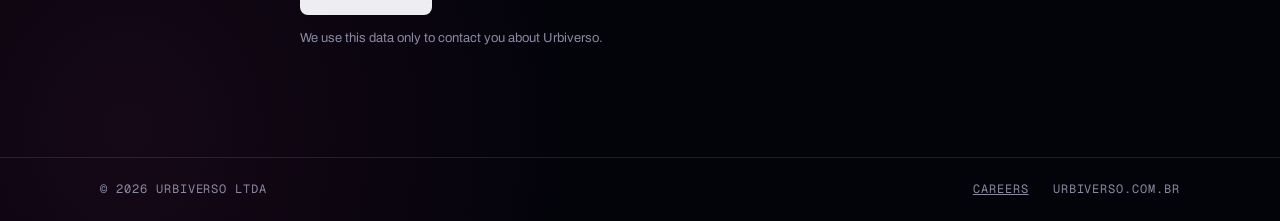
<file: en/get-in-touch/index.html>
<!doctype html>
<html lang="en">
<!-- O formulário envia para a URL de entrada de uma campanha do app de leads no hub. -->
<head>
<meta charset="utf-8">
<meta name="viewport" content="width=device-width, initial-scale=1, viewport-fit=cover">
<title>Get in touch · Urbiverso</title>
<meta name="description" content="We help entrepreneurs and companies build solutions for the age of the singularity.">
<link rel="alternate" hreflang="pt-BR" href="https://urbiverso.com.br/conhecer/">
<link rel="alternate" hreflang="en" href="https://urbiverso.com.br/en/get-in-touch/">
<link rel="alternate" hreflang="x-default" href="https://urbiverso.com.br/conhecer/">
<link rel="icon" href="../../assets/favicon.png" type="image/png">
<link rel="apple-touch-icon" href="../../assets/apple-touch-icon.png">
<link rel="preconnect" href="https://fonts.googleapis.com">
<link rel="preconnect" href="https://fonts.gstatic.com" crossorigin>
<link rel="stylesheet" href="https://fonts.googleapis.com/css2?family=Archivo:wdth,wght@62..125,300..800&family=Geist+Mono:wght@400;500&display=swap">
<link rel="stylesheet" href="../../assets/conhecer.css">
</head>
<body>
<header class="topo"><div class="env">
  <a class="marca" href="../" aria-label="Urbiverso, home page"><img class="simbolo" src="../../assets/simbolo.webp" alt=""><img class="palavra" src="../../assets/palavra.svg" alt=""></a>
  <a class="idioma mono" href="../../conhecer/" lang="pt-BR" hreflang="pt-BR" aria-label="Versão em português">PT</a>
</div></header>

<main><div class="env">
  <header class="manchete">
    <h1>Stop getting excited about the future and start building it.</h1>
  </header>
  <p class="chamada" id="chamada">We’re opening Urbiverso’s infrastructure to a select group of partners before making it available to the public. Fill in the form and we’ll get in touch to assess, together with you, whether we’re the right solution to grow your business.</p>

  <form id="form" novalidate>
    <fieldset>
      <legend>Which of these describes you best?</legend>
      <div class="perfis">
        <label class="escolha"><input type="radio" name="perfil" value="empreendedor" required>
          <span class="cartao"><b>I’m an entrepreneur</b><small>I plan to start a business, or I’m already building one.</small></span></label>
        <label class="escolha"><input type="radio" name="perfil" value="empresa">
          <span class="cartao"><b>I work at a company</b><small>I want to help move our processes into the AI era.</small></span></label>
      </div>
    </fieldset>

    <div class="campos">
      <label class="campo" for="f-nome"><span>Name</span><input type="text" id="f-nome" name="nome" autocomplete="name" maxlength="200" required></label>
      <label class="campo" for="f-email"><span>Email</span><input type="email" id="f-email" name="email" autocomplete="email" maxlength="254" required></label>
      <label class="campo" for="f-empresa"><span>Company or organization<span class="opcional">Optional</span></span><input type="text" id="f-empresa" name="empresa" autocomplete="organization" maxlength="200"></label>
      <label class="campo" for="f-telefone"><span>Phone<span class="opcional">Optional</span></span><input type="tel" id="f-telefone" name="telefone" autocomplete="tel" inputmode="tel" maxlength="40"></label>
    </div>

    <fieldset>
      <legend>How big is your organization?</legend>
      <div class="fichas">
        <label class="escolha"><input type="radio" name="tamanho" value="1"><span class="ficha">Just me</span></label>
        <label class="escolha"><input type="radio" name="tamanho" value="ate-5"><span class="ficha">Up to 5 people</span></label>
        <label class="escolha"><input type="radio" name="tamanho" value="ate-20"><span class="ficha">Up to 20</span></label>
        <label class="escolha"><input type="radio" name="tamanho" value="ate-60"><span class="ficha">Up to 60</span></label>
        <label class="escolha"><input type="radio" name="tamanho" value="ate-100"><span class="ficha">Up to 100</span></label>
        <label class="escolha"><input type="radio" name="tamanho" value="mais-100"><span class="ficha">More than 100</span></label>
      </div>
    </fieldset>

    <fieldset>
      <legend>Do you already have an idea you’d like to turn into a solution?</legend>
      <div class="lista">
        <label class="escolha"><input type="radio" name="ideia" value="tem-ideia"><span class="cartao"><span>I have an idea (or several) I want to bring to market</span></span></label>
        <label class="escolha"><input type="radio" name="ideia" value="conhecer"><span class="cartao"><span>I just want to learn more</span></span></label>
      </div>
      <div class="detalhe" id="so-com-ideia" hidden>
        <p class="preambulo">If you tell us, roughly, what you have in mind, it can help us know whether Urbiverso is the right solution for you. But feel free not to share anything yet if you’d rather not.</p>
        <label class="campo" for="f-construir"><span class="pergunta">What do you want to build?</span><textarea id="f-construir" name="construir" maxlength="5000"></textarea></label>
      </div>
    </fieldset>

    <fieldset>
      <legend>How would you rate your knowledge of the artificial intelligence tools available today?</legend>
      <div class="nivel" id="nivel">
        <input type="range" id="f-nivel" name="nivel" min="1" max="3" step="1" value="2" aria-describedby="descricao-nivel">
        <div class="marcas"><button type="button" tabindex="-1" data-v="1">Beginner</button><button type="button" tabindex="-1" data-v="2">Explorer</button><button type="button" tabindex="-1" data-v="3">Advanced</button></div>
        <p class="descricao" id="descricao-nivel" aria-live="polite">Drag or tap a level.</p>
      </div>
    </fieldset>

    <label class="campo" for="f-uso-ia" id="so-empresa" hidden><span class="pergunta">Describe how people use artificial intelligence in your workplace.<span class="opcional">Optional</span></span>
      <textarea id="f-uso-ia" name="uso_ia" maxlength="5000"></textarea></label>

    <label class="campo" for="f-origem"><span class="pergunta">How did you hear about Urbiverso?<span class="opcional">Optional</span></span>
      <input type="text" id="f-origem" name="origem" maxlength="500" placeholder="A referral, LinkedIn, an event…"></label>

    <div class="envio">
      <button type="submit">Get in touch</button>
      <p class="nota">We use this data only to contact you about Urbiverso.</p>
      <div class="aviso" id="aviso" role="status"></div>
    </div>
  </form>

  <div class="sucesso" id="sucesso" hidden>
    <h2 tabindex="-1">We’ve received your sign-up.</h2>
    <p>We sent an email to <b id="sucesso-email"></b> with a link to confirm the address. The email is in Portuguese. If it doesn’t arrive within a few minutes, check your spam folder.</p>
  </div>
</div></main>

<footer><div class="env mono"><span>© 2026 Urbiverso Ltda</span><span class="links"><a href="../careers/">Careers</a><span>urbiverso.com.br</span></span></div></footer>

<script src="../../assets/conhecer.js"></script>
</body>
</html>
</file>
<file: assets/home.css>
:root{
  color-scheme: dark;
  --espaco:#03030A; --nebulosa:#1A1A55; --texto:#EEEDF2; --apagado:#8A89A0; --linha:rgba(255,255,255,.09);
  --azul:#2AA9E0; --verde:#13A98D; --laranja:#F7A111; --magenta:#9A2B79;
  --sans:"Archivo",system-ui,sans-serif; --mono:"Geist Mono",ui-monospace,monospace;
}
*{box-sizing:border-box}
html{background:var(--espaco)}
body{margin:0;background:var(--espaco);color:var(--texto);font-family:var(--sans);font-size:17px;line-height:1.6;-webkit-font-smoothing:antialiased;overflow-x:hidden}
a{color:inherit}
:focus-visible{outline:2px solid var(--laranja);outline-offset:3px}
#ceu{position:fixed;inset:0;width:100%;height:100%;z-index:0;pointer-events:none}
.nebulosa{position:fixed;inset:-35%;z-index:0;pointer-events:none;
  background:radial-gradient(35% 26% at 65% 32%,rgba(26,26,85,.55),transparent 70%),radial-gradient(29% 24% at 29% 70%,rgba(154,43,121,.13),transparent 70%),radial-gradient(22% 18% at 55% 56%,rgba(42,169,224,.05),transparent 70%);
  animation:gira-nebulosa 240s linear infinite}
@keyframes gira-nebulosa{to{transform:rotate(-360deg)}}
main,header,footer{position:relative;z-index:1}
.mono{font-family:var(--mono);font-size:12px;letter-spacing:.08em;text-transform:uppercase;color:var(--apagado)}
.env{max-width:1120px;margin:0 auto;padding-inline:20px}

.topo{position:fixed;inset:0 0 auto 0;z-index:5;padding-top:env(safe-area-inset-top,0px);
  background:linear-gradient(var(--espaco) 20%,transparent)}
.topo .env{display:flex;justify-content:space-between;align-items:center;height:60px}
.topo .marca{display:flex;align-items:center;gap:12px;text-decoration:none;opacity:0;pointer-events:none;transition:opacity .5s}
.topo.mostra .marca{opacity:1;pointer-events:auto}
.topo .marca .simbolo{width:28px;height:28px;display:block}
.topo .marca .palavra{height:15px;width:auto;display:block}
.topo nav{display:flex;gap:18px;align-items:center}
/* Em tela estreita os links não cabem ao lado da marca: "Trabalhe conosco" (ou "Careers") fica só no rodapé */
@media (max-width:479px){.topo nav a[href$="trabalhe-conosco/"],.topo nav a[href$="careers/"]{display:none}}

/* Entrada: só a marca */
.intro{--s:min(36vh,46vw,340px);position:relative;min-height:100svh;display:grid;justify-items:center;align-content:center;gap:calc(var(--s)*.232);padding:80px 20px 110px}
.simbolo-grande{width:var(--s);aspect-ratio:1;animation:chega 1.6s cubic-bezier(.2,.7,0,1) both}
.vortice{width:100%;height:100%;will-change:transform}
.vortice img{width:100%;height:100%;display:block}
.intro .palavra{display:block;height:calc(var(--s)*.36);width:auto;animation:chega 1.2s .45s cubic-bezier(.2,.7,0,1) both}
@keyframes chega{from{opacity:0;transform:translateY(14px) scale(.96)}}
.role{position:absolute;left:50%;bottom:calc(24px + env(safe-area-inset-bottom,0px));width:44px;height:44px;margin-left:-22px;display:grid;place-items:center;color:var(--apagado);animation:quica 2.4s ease-in-out infinite}
.role:hover{color:var(--texto)}
.role svg{width:26px;height:26px}
@keyframes quica{50%{transform:translateY(7px)}}

/* A frase principal, com tela própria */
.abertura{min-height:92svh;display:grid;justify-items:center;align-content:center;text-align:center;gap:26px;padding:80px 20px}
.abertura h1{margin:0;max-width:19ch;font-weight:700;font-stretch:78%;font-size:clamp(36px,5.2vw,74px);line-height:1;letter-spacing:-.01em;text-wrap:balance}
.abertura p{margin:0;max-width:44ch;color:var(--apagado);font-size:clamp(17px,1.6vw,20px)}
.cta{display:inline-block;font:600 15px var(--sans);color:var(--espaco);background:var(--texto);border-radius:8px;padding:13px 22px;text-decoration:none}
.cta:hover{background:#fff}
.js .revela{opacity:0;transform:translateY(22px);transition:opacity .9s ease,transform .9s cubic-bezier(.2,.7,0,1)}
.js .revela.on{opacity:1;transform:none}

/* Blocos: texto à esquerda, visual à direita (empilham no celular) */
.capitulo{padding-block:clamp(64px,11vh,120px);border-top:1px solid var(--linha)}
.bloco{display:grid;gap:44px;align-items:center}
@media (min-width:900px){.bloco{grid-template-columns:minmax(0,1fr) minmax(0,1.05fr);gap:64px}}
.rotulo{display:flex;gap:14px;align-items:center;margin-bottom:24px}
.rotulo .n{color:var(--laranja)}
.titulo{margin:0;max-width:22ch;font-weight:600;font-stretch:84%;font-size:clamp(28px,3.5vw,48px);line-height:1.1;letter-spacing:-.01em;text-wrap:balance}
.acende .p{opacity:.2;transition:opacity .35s linear}
.acende .p.on{opacity:1}
.apoio{margin:22px 0 0;max-width:44ch;color:var(--apagado);font-size:18px}

/* 01 · fluxograma com o brilho percorrendo */
.fluxo{display:block;width:100%;max-width:460px;aspect-ratio:1;justify-self:center}

/* 02 · letreiro da infraestrutura */
.letreiro{display:grid;gap:4px;overflow:hidden;
  -webkit-mask-image:linear-gradient(90deg,transparent,#000 10%,#000 90%,transparent);mask-image:linear-gradient(90deg,transparent,#000 10%,#000 90%,transparent)}
@media (max-width:899px){.letreiro{margin-inline:-20px}}
.faixa{display:flex;width:max-content;animation:corre var(--dur,60s) linear infinite}
.faixa.volta{animation-direction:reverse}
.faixa span{white-space:nowrap;font-weight:600;font-stretch:80%;font-size:clamp(24px,2.6vw,36px);line-height:1.3;letter-spacing:-.01em;padding-right:.5em}
.faixa span::after{content:"✦";color:var(--laranja);font-size:.42em;vertical-align:.4em;padding-left:.5em}
.faixa.apagada span{color:var(--apagado)}
@keyframes corre{to{transform:translateX(-50%)}}
.so-leitor{position:absolute;width:1px;height:1px;overflow:hidden;clip-path:inset(50%);white-space:nowrap}

/* 03 · escala: rede que vira galáxia */
.escala{position:relative;height:280vh;border-top:1px solid var(--linha)}
.palco{position:sticky;top:0;height:100svh;overflow:hidden}
.palco canvas{position:absolute;inset:0;width:100%;height:100%;display:block}
.palco .env{position:relative;height:100%;display:grid;align-content:start;padding-top:96px;pointer-events:none}
@media (min-width:900px){.palco .env{grid-template-columns:minmax(0,1fr) minmax(0,1.05fr);gap:64px;align-content:center;padding-top:0}}

/* Fecho */
.final{padding-block:clamp(72px,13vh,140px);border-top:1px solid var(--linha);text-align:center}
.final h2{margin:0 0 28px;font-weight:700;font-stretch:80%;font-size:clamp(32px,4.6vw,60px);line-height:1.04;letter-spacing:-.01em}

footer{border-top:1px solid var(--linha);padding-block:22px calc(22px + env(safe-area-inset-bottom,0px))}
footer .env{display:flex;justify-content:space-between;gap:12px;flex-wrap:wrap}
footer .links{display:flex;gap:24px;flex-wrap:wrap}

@media (prefers-reduced-motion:reduce){
  .nebulosa,.simbolo-grande,.intro .palavra,.role,.faixa{animation:none}
  .acende .p{opacity:1}
  .js .revela{opacity:1;transform:none;transition:none}
  .escala{height:auto}
  .palco{position:relative}
}
</file>
<file: assets/conhecer.css>
:root{
  color-scheme: dark;
  --espaco:#03030A; --texto:#EEEDF2; --apagado:#8A89A0; --linha:rgba(255,255,255,.1); --campo:rgba(10,10,28,.7);
  --azul:#2AA9E0; --verde:#13A98D; --laranja:#F7A111;
  --sans:"Archivo",system-ui,sans-serif; --mono:"Geist Mono",ui-monospace,monospace;
}
*{box-sizing:border-box}
[hidden]{display:none !important}
html{background:var(--espaco)}
body{margin:0;min-height:100svh;display:flex;flex-direction:column;color:var(--texto);font-family:var(--sans);font-size:17px;line-height:1.6;-webkit-font-smoothing:antialiased;
  background:radial-gradient(60% 45% at 80% 10%,rgba(26,26,85,.55),transparent 70%),radial-gradient(50% 40% at 10% 95%,rgba(154,43,121,.12),transparent 70%),var(--espaco)}
a{color:inherit}
:focus-visible{outline:2px solid var(--laranja);outline-offset:3px}
.mono{font-family:var(--mono);font-size:12px;letter-spacing:.08em;text-transform:uppercase;color:var(--apagado)}
.env{width:100%;max-width:1120px;margin:0 auto;padding-inline:20px}
.topo{padding-top:env(safe-area-inset-top,0px)}
.topo .env{display:flex;justify-content:space-between;align-items:center;height:60px}
.marca{display:flex;align-items:center;gap:12px;text-decoration:none}
.marca .simbolo{width:28px;height:28px;display:block}
.marca .palavra{height:15px;width:auto;display:block}
.idioma{text-decoration:none}
.idioma:hover{color:var(--texto)}
main{flex:1;padding-block:clamp(40px,10vh,110px) 80px}
main .env{max-width:720px}
h1{margin:0 0 18px;font-weight:700;font-stretch:80%;font-size:clamp(34px,5vw,60px);line-height:1.04;letter-spacing:-.01em}
.manchete{margin:0 0 32px}
.manchete h1{margin:0;text-wrap:balance}
.chamada{margin:0 0 44px;max-width:56ch;color:var(--apagado);font-size:18px}

form{display:grid;gap:34px}
fieldset{margin:0;padding:0;border:0;min-width:0}
legend,.pergunta{display:block;padding:0;margin:0 0 14px;font-weight:600;font-size:18px;line-height:1.35;color:var(--texto)}
.opcional{font-family:var(--mono);font-size:11px;letter-spacing:.06em;text-transform:uppercase;color:var(--apagado);font-weight:400;margin-left:8px}
.campos{display:grid;gap:16px}
@media (min-width:640px){.campos{grid-template-columns:1fr 1fr}}
.campo{display:grid;gap:6px}
.campo>span{font-family:var(--mono);font-size:11.5px;letter-spacing:.06em;text-transform:uppercase;color:var(--apagado)}
.campo>span .opcional{margin-left:6px;opacity:.75}
.campo>span.pergunta{font-family:var(--sans);font-size:18px;letter-spacing:0;text-transform:none;color:var(--texto);margin-bottom:8px}
input[type=text],input[type=email],input[type=tel],textarea{font:inherit;font-family:var(--sans);font-size:16px;color:var(--texto);background:var(--campo);border:1px solid var(--linha);border-radius:8px;padding:12px 14px;width:100%}
textarea{min-height:120px;resize:vertical}
input:focus,textarea:focus{outline:none;border-color:var(--azul)}
::placeholder{color:#5d5c72}

/* escolhas: o input nativo fica por baixo (acessível pelo teclado); o cartão mostra o estado */
.escolha{position:relative;display:block;cursor:pointer}
.escolha input{position:absolute;opacity:0;inset:0;margin:0;cursor:pointer}
.escolha:has(input:focus-visible){outline:2px solid var(--laranja);outline-offset:3px;border-radius:10px}
.perfis{display:grid;gap:12px}
@media (min-width:640px){.perfis{grid-template-columns:1fr 1fr}}
.cartao{display:grid;gap:6px;align-content:start;height:100%;padding:18px 18px 20px;border:1px solid var(--linha);border-radius:10px;background:var(--campo);transition:border-color .2s,background .2s}
.cartao b{font-weight:600;font-size:18px;line-height:1.25}
.cartao small{font-size:15px;line-height:1.45;color:var(--apagado)}
.escolha:hover .cartao{border-color:rgba(255,255,255,.22)}
.escolha:has(input:checked) .cartao{border-color:var(--laranja);background:rgba(247,161,17,.07)}
.lista{display:grid;gap:10px}
.lista .cartao{padding:13px 16px;grid-template-columns:18px 1fr;align-items:center;gap:12px}
.lista .cartao::before{content:"";width:16px;height:16px;border-radius:50%;border:1px solid rgba(255,255,255,.35);transition:border-color .2s}
.lista .escolha:has(input:checked) .cartao::before{border-color:var(--laranja);background:radial-gradient(circle,var(--laranja) 0 4px,transparent 4.5px)}
.lista .cartao span{font-size:16px;line-height:1.4}
.fichas{display:flex;flex-wrap:wrap;gap:8px}
.ficha{display:block;padding:8px 14px;border:1px solid var(--linha);border-radius:999px;background:var(--campo);font-size:15px;line-height:1.3;transition:border-color .2s,background .2s,color .2s}
.escolha:hover .ficha{border-color:rgba(255,255,255,.22)}
.escolha:has(input:checked) .ficha{border-color:var(--laranja);background:rgba(247,161,17,.1);color:#fff}

/* perguntas que só aparecem conforme uma resposta anterior */
.detalhe{display:grid;gap:12px;margin-top:18px;padding-left:16px;border-left:2px solid rgba(247,161,17,.45)}
.surge{animation:aparece .45s ease both}
@keyframes aparece{from{opacity:0;transform:translateY(-6px)}}
.preambulo{margin:0;max-width:56ch;color:var(--apagado);font-size:16px;line-height:1.5}

/* nível de conhecimento: régua de três posições; a descrição muda com ela */
.nivel{display:grid;gap:6px;max-width:600px}
.nivel input[type=range]{-webkit-appearance:none;appearance:none;width:100%;height:30px;margin:0;background:transparent;cursor:pointer;--pct:50%}
.nivel input[type=range]:focus{outline:none}
.nivel input[type=range]:focus-visible{outline:2px solid var(--laranja);outline-offset:4px;border-radius:6px}
.nivel input[type=range]::-webkit-slider-runnable-track{height:4px;border-radius:2px;background:linear-gradient(90deg,var(--laranja) var(--pct),rgba(255,255,255,.14) var(--pct))}
.nivel input[type=range]::-webkit-slider-thumb{-webkit-appearance:none;width:24px;height:24px;margin-top:-10px;border-radius:50%;background:var(--texto);border:5px solid var(--laranja);transition:border-color .2s}
.nivel input[type=range]::-moz-range-track{height:4px;border-radius:2px;background:rgba(255,255,255,.14)}
.nivel input[type=range]::-moz-range-progress{height:4px;border-radius:2px;background:var(--laranja)}
.nivel input[type=range]::-moz-range-thumb{width:14px;height:14px;border-radius:50%;background:var(--texto);border:5px solid var(--laranja)}
.nivel:not(.tocado) input[type=range]::-webkit-slider-runnable-track{background:rgba(255,255,255,.14)}
.nivel:not(.tocado) input[type=range]::-webkit-slider-thumb{border-color:#4a4960}
.nivel:not(.tocado) input[type=range]::-moz-range-progress{background:transparent}
.nivel:not(.tocado) input[type=range]::-moz-range-thumb{border-color:#4a4960}
.marcas{display:grid;grid-template-columns:repeat(3,1fr)}
.marcas button{padding:4px 0;border:0;background:none;font:500 15px var(--sans);color:var(--apagado);cursor:pointer}
.marcas button:nth-child(1){text-align:left} .marcas button:nth-child(3){text-align:right}
.marcas button.atual{color:var(--texto)}
.descricao{margin:8px 0 0;min-height:4.6em;padding:12px 14px;border:1px solid var(--linha);border-radius:8px;background:var(--campo);color:var(--apagado);font-size:15px;line-height:1.5}
.descricao b{color:var(--texto);font-weight:600}

.envio{display:grid;gap:14px;justify-items:start}
.envio button{font:600 15px var(--sans);color:var(--espaco);background:var(--texto);border:0;border-radius:8px;padding:14px 24px;cursor:pointer}
.envio button:hover{background:#fff}
.nota{margin:0;max-width:60ch;font-size:13px;line-height:1.5;color:var(--apagado)}
.envio button:disabled{opacity:.6;cursor:progress}
.aviso{font-family:var(--mono);font-size:12px;color:var(--verde);min-height:1.2em}
.aviso.erro{color:var(--laranja)}
.sucesso{padding:22px 22px 24px;border:1px solid rgba(19,169,141,.55);border-radius:10px;background:rgba(19,169,141,.07)}
.sucesso h2{margin:0 0 8px;font-weight:700;font-stretch:84%;font-size:26px;line-height:1.15}
.sucesso h2:focus{outline:none}
.sucesso p{margin:0;color:var(--apagado)}
.sucesso b{color:var(--texto);font-weight:600;overflow-wrap:anywhere}
footer{border-top:1px solid var(--linha);padding-block:22px calc(22px + env(safe-area-inset-bottom,0px))}
footer .env{display:flex;justify-content:space-between;gap:12px;flex-wrap:wrap}
footer .links{display:flex;gap:24px;flex-wrap:wrap}
@media (prefers-reduced-motion:reduce){.surge{animation:none}}
</file>
